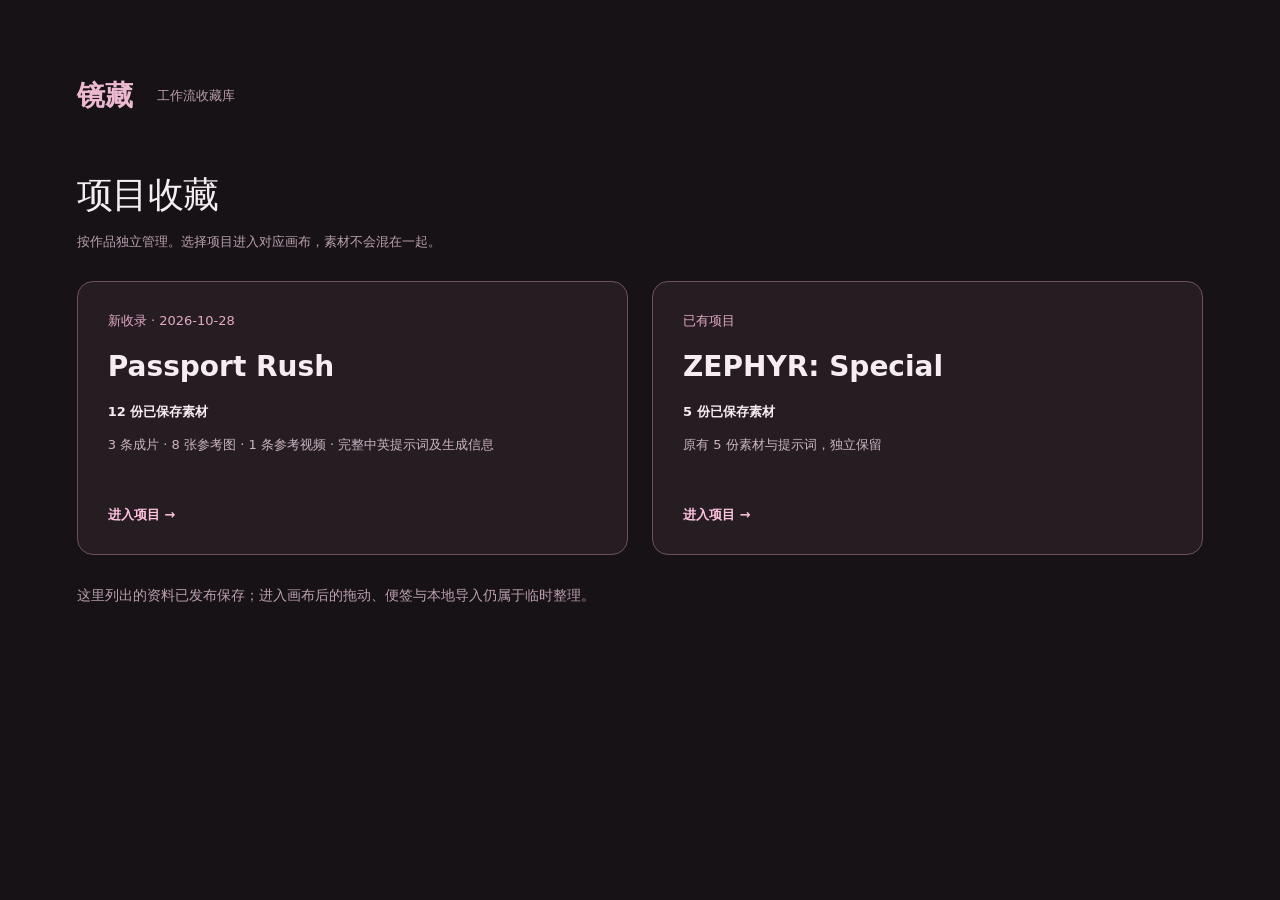
<file: index.html>
<!doctype html><html lang="zh-CN"><head><meta charset="UTF-8"/><meta name="viewport" content="width=device-width, initial-scale=1.0"/><meta name="theme-color" content="#140e12"/><meta name="description" content="镜藏公开静态画布：浏览 ZEPHYR 图片、视频与双语提示词；框选、多选和打组整理仅在本次页面生效，不上传、不保存。"/><title>镜藏 · 公开静态画布</title><link rel="icon" href="./favicon.svg" type="image/svg+xml"/>  <script type="module" crossorigin src="./assets/index-C9nzjNML.js"></script>
  <link rel="stylesheet" crossorigin href="./assets/index-Dx7kfGsw.css">
</head><body><div id="root"></div><noscript>镜藏画布需要 JavaScript。此页面为公开静态预览，不提供上传或保存。</noscript></body></html>
</file>
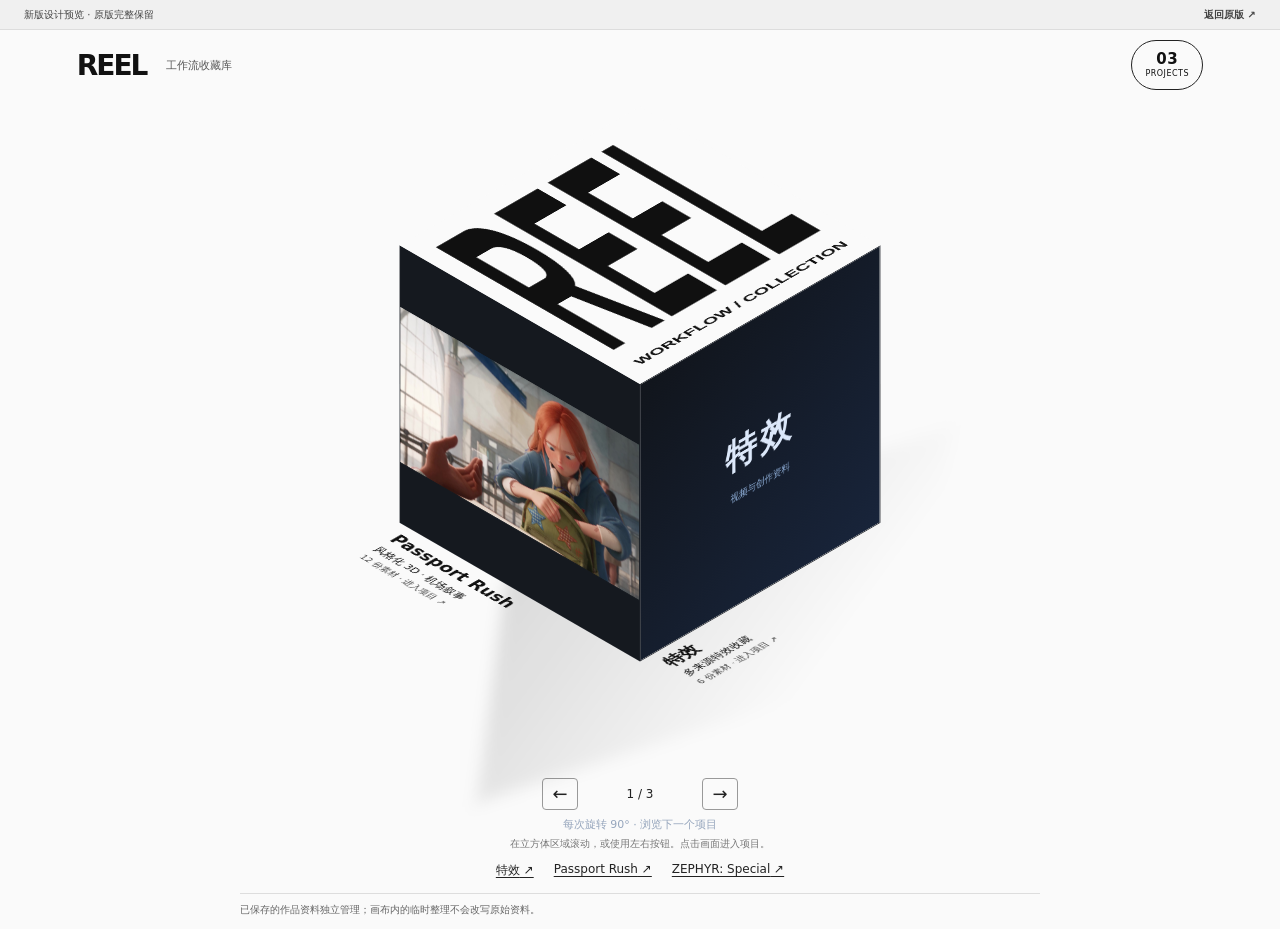
<file: preview/index.html>
<!doctype html><html lang="zh-CN"><head><meta charset="UTF-8"/><meta name="viewport" content="width=device-width, initial-scale=1.0"/><meta name="theme-color" content="#11151c"/><meta name="description" content="REEL黑蓝工作区功能预览；Passport Rush 与 ZEPHYR 独立项目，完整视频、参考图与中英提示词。原版保留。"/><title>REEL · 新版设计预览</title><link rel="icon" href="./favicon.svg" type="image/svg+xml"/>  <script type="module" crossorigin src="./assets/index-BRnQI3wS.js"></script>
  <link rel="stylesheet" crossorigin href="./assets/index-B5h0G3I7.css">
</head><body><div id="root"></div><noscript>REEL画布需要 JavaScript。此页面为公开静态预览，不提供上传或保存。</noscript></body></html>
</file>
<file: assets/index-Dx7kfGsw.css>
:root{--theme-hue:336;--accent:hsl(var(--theme-hue) 78% 79%);--accent-strong:hsl(var(--theme-hue) 85% 68%);--lightningcss-light: ;--lightningcss-dark:initial;--lightningcss-light: ;--lightningcss-dark:initial;color-scheme:dark;--bg:hsl(var(--theme-hue) 14.3% 5.5%);--panel:hsl(var(--theme-hue) 13.6% 8.6%);--line:hsl(var(--theme-hue) 11.4% 17.3%);--text:hsl(var(--theme-hue) 15% 92.2%);--muted:hsl(var(--theme-hue) 7.4% 54.7%);--legacy-accent:hsl(var(--theme-hue) 67.7% 80.6%)}*{box-sizing:border-box}body{background:var(--bg);color:var(--text);margin:0;font-family:Inter,-apple-system,BlinkMacSystemFont,Segoe UI,PingFang SC,Microsoft Yahei,sans-serif;font-size:13px}button,input,select,textarea{font:inherit}button,a,input,textarea,select{-webkit-tap-highlight-color:transparent}button{cursor:pointer}button:disabled{opacity:.45;cursor:wait}button{justify-content:center;align-items:center;gap:7px;display:inline-flex}a{color:inherit;text-decoration:none}button:focus-visible,a:focus-visible{outline:2px solid var(--accent);outline-offset:3px}input:focus,textarea:focus,select:focus{outline:1px solid hsl(var(--theme-hue) 36.4% 66.1%);border-color:hsl(var(--theme-hue) 36.4% 66.1%)}.studio{min-height:100vh;display:flex}.sidebar{background:hsl(var(--theme-hue) 12.8% 7.6%);border-right:1px solid var(--line);z-index:30;flex-direction:column;flex-shrink:0;width:238px;padding:32px 19px 19px;display:flex;position:fixed;inset:0 auto 0 0}.brand{letter-spacing:3px;align-items:center;gap:12px;padding:0 9px;font-size:24px;font-weight:650;display:flex}.brand-mark{border:1px solid hsl(var(--theme-hue) 21.0% 52.4%);background:hsl(var(--theme-hue) 17.9% 15.3%);width:42px;height:42px;color:var(--accent);border-radius:11px;place-items:center;display:grid}.brand small{letter-spacing:2px;color:hsl(var(--theme-hue) 11.8% 60%);margin-top:5px;font-size:8px;font-weight:400;display:block}.private-label{color:hsl(var(--theme-hue) 18.8% 66.7%);letter-spacing:1px;align-items:center;gap:8px;margin:31px 8px 26px;font-size:10px;display:flex}.private-label>span,.top-label>span{background:hsl(var(--theme-hue) 42.0% 74.3%);border-radius:50%;width:5px;height:5px;display:inline-block}.sidebar-section{color:hsl(var(--theme-hue) 10.1% 66.9%);justify-content:space-between;align-items:center;margin:0 9px 12px;font-size:11px;display:flex}.icon-button{color:hsl(var(--theme-hue) 13.7% 70.0%);background:0 0;border:0;border-radius:6px;padding:5px}.icon-button:hover{background:hsl(var(--theme-hue) 18.6% 16.9%);color:#fff}.project-search{color:hsl(var(--theme-hue) 8.2% 52.2%);border:1px solid hsl(var(--theme-hue) 11.6% 16.9%);background:hsl(var(--theme-hue) 14.3% 5.5%);border-radius:7px;align-items:center;gap:8px;padding:9px 10px;display:flex}.project-search input{width:100%;min-width:0;color:hsl(var(--theme-hue) 18.4% 85.1%);background:0 0;border:0;outline:none;font-size:11px}.project-list{flex-direction:column;gap:6px;margin-top:17px;display:flex;overflow:auto}.project-list button{color:hsl(var(--theme-hue) 10.1% 69.0%);text-align:left;background:0 0;border:1px solid #0000;border-radius:8px;justify-content:flex-start;gap:10px;padding:13px 10px;font-size:12px}.project-list button span{text-overflow:ellipsis;white-space:nowrap;flex:1;overflow:hidden}.project-list button>svg:last-child{opacity:.4}.project-list button.active{border-color:hsl(var(--theme-hue) 21.8% 35.1%);background:linear-gradient(100deg,hsl(var(--theme-hue) 19.6% 19.0%),hsl(var(--theme-hue) 16.7% 11.8%));color:hsl(var(--theme-hue) 65.4% 89.8%)}.sidebar-bottom{gap:6px;margin-top:auto;padding-top:25px;display:grid}.sidebar-bottom>button{color:hsl(var(--theme-hue) 9.7% 59.6%);background:0 0;border:0;border-radius:7px;justify-content:flex-start;padding:10px;font-size:11px}.sidebar-bottom>button:hover{background:hsl(var(--theme-hue) 14.7% 13.3%)}.cloud-note{border-top:1px solid var(--line);color:hsl(var(--theme-hue) 12.0% 67.5%);align-items:center;gap:10px;margin-top:14px;padding:20px 10px 3px;font-size:10px;display:flex}.cloud-note small{color:hsl(var(--theme-hue) 7.8% 42.9%);margin-top:5px;font-size:9px;display:block}.main{width:calc(100% - 238px);min-width:0;margin-left:238px}.topbar{border-bottom:1px solid hsl(var(--theme-hue) 13.9% 14.1%);background:hsl(var(--theme-hue) 16.1% 6.1%);justify-content:space-between;align-items:center;height:68px;padding:0 36px;display:flex}.breadcrumb{color:hsl(var(--theme-hue) 7.6% 51.2%);align-items:center;gap:11px;font-size:11px;display:flex}.breadcrumb b{color:hsl(var(--theme-hue) 17.0% 79.2%);font-weight:400}.top-label{color:hsl(var(--theme-hue) 14.4% 60.6%);letter-spacing:1.5px;align-items:center;gap:7px;font-size:8px;display:flex}.mobile-toggle{display:none}.project-heading{justify-content:space-between;align-items:center;gap:25px;padding:34px 36px 25px;display:flex}.eyebrow{letter-spacing:2.2px;color:hsl(var(--theme-hue) 30.3% 65.7%);margin-bottom:12px;font-size:9px}h1{letter-spacing:-.6px;margin:0 0 13px;font-size:31px;font-weight:550}.project-heading p{color:hsl(var(--theme-hue) 9.8% 57.8%);max-width:680px;margin:0;font-size:12px;line-height:1.8}.project-meta{color:hsl(var(--theme-hue) 8.4% 46.7%);align-items:center;gap:11px;margin-top:16px;font-size:10px;display:flex}.project-meta a{color:hsl(var(--theme-hue) 34.8% 72.9%);align-items:center;gap:4px;display:flex}.heading-actions{flex-shrink:0;gap:9px;display:flex}.primary,.subtle{border-radius:7px;padding:10px 15px;font-size:11px;font-weight:500}.primary{border:1px solid hsl(var(--theme-hue) 63.6% 82.7%);background:hsl(var(--theme-hue) 57.8% 78.6%);color:hsl(var(--theme-hue) 29.8% 11.2%);box-shadow:0 2px 14px hsl(var(--theme-hue) 57.8% 78.6% / .055)}.primary:hover{background:hsl(var(--theme-hue) 72.7% 87.1%)}.subtle{border:1px solid hsl(var(--theme-hue) 16.9% 23.1%);background:hsl(var(--theme-hue) 15.8% 11.2%);color:hsl(var(--theme-hue) 25.2% 77.5%)}.subtle:hover{border-color:hsl(var(--theme-hue) 21.7% 49.6%)}.stats{border:1px solid var(--line);background:hsl(var(--theme-hue) 16.3% 8.4%);border-radius:10px;align-items:center;margin:0 36px 26px;padding:17px 23px;display:flex}.stats>div{border-right:1px solid hsl(var(--theme-hue) 12.9% 16.7%);align-items:center;gap:20px;min-width:115px;margin-right:23px;display:flex}.stats>div span{color:hsl(var(--theme-hue) 10.9% 58.6%);font-size:10px}.stats strong{color:hsl(var(--theme-hue) 23.1% 87.3%);font-size:24px;font-weight:400}.stats>div:first-child strong{color:hsl(var(--theme-hue) 61.3% 81.8%)}.stats>p{text-align:right;color:hsl(var(--theme-hue) 11.4% 41.2%);margin:0 0 0 auto;font-size:9px;line-height:1.8}.stats>p b{color:hsl(var(--theme-hue) 17.0% 66.5%);font-weight:400}.canvas-wrap{padding:0 36px 28px}.project-empty-strip{border:1px dashed hsl(var(--theme-hue) 22.7% 25.9%);background:hsl(var(--theme-hue) 21.4% 11.0%);color:hsl(var(--theme-hue) 16.4% 60.6%);border-radius:9px;justify-content:space-between;align-items:center;gap:15px;margin-bottom:14px;padding:16px 20px;font-size:11px;line-height:1.8;display:flex}.project-empty-strip strong{color:hsl(var(--theme-hue) 52.1% 81.2%);margin-right:9px}.project-empty-strip button{color:hsl(var(--theme-hue) 52.1% 81.2%);white-space:nowrap;background:0 0;border:0;font-size:11px}.iwc-stage{height:calc(100dvh - 400px)!important;min-height:390px!important}.welcome{text-align:center;background:radial-gradient(ellipse at 50% 32%,hsl(var(--theme-hue) 28.3% 18.0% / .188),transparent 55%);flex-direction:column;align-items:center;min-height:calc(100vh - 68px);padding:70px 40px;display:flex}.welcome h1{letter-spacing:1px;margin:9px 0 18px;font-size:43px;font-weight:500;line-height:1.4}.welcome p{color:hsl(var(--theme-hue) 12.5% 59.2%);margin:0 0 28px;font-size:12px;line-height:2}.large{padding:13px 21px;font-size:12px}.text-button{color:hsl(var(--theme-hue) 27.1% 64.5%);background:0 0;border:0;padding:12px;font-size:11px}.welcome-foot{color:hsl(var(--theme-hue) 12.2% 38.4%);align-items:center;gap:8px;margin-top:40px;font-size:9px;display:flex}.welcome-art{width:310px;height:150px;margin-bottom:25px;position:relative}.art-card{background:linear-gradient(145deg,hsl(var(--theme-hue) 15.7% 16.3%),hsl(var(--theme-hue) 16.3% 8.4%));border:1px solid hsl(var(--theme-hue) 19.4% 39.4%);width:112px;height:89px;color:hsl(var(--theme-hue) 37.8% 73.5%);z-index:2;border-radius:7px;flex-direction:column;justify-content:center;align-items:center;gap:12px;display:flex;position:absolute;box-shadow:0 10px 40px #0006}.art-card span{letter-spacing:1.5px;color:hsl(var(--theme-hue) 13.9% 52.2%);font-size:6px}.art-card.one{top:25px;left:0;transform:rotate(-8deg)}.art-card.two{z-index:3;border-color:hsl(var(--theme-hue) 26.2% 55.9%);width:135px;height:108px;top:0;left:98px}.art-card.three{top:43px;left:210px;transform:rotate(9deg)}.loading{min-height:60vh;color:hsl(var(--theme-hue) 14.1% 62.5%);justify-content:center;align-items:center;gap:15px;display:flex}.spinner{border:1px solid hsl(var(--theme-hue) 18.7% 24.1%);border-top-color:hsl(var(--theme-hue) 49.1% 78.4%);border-radius:50%;width:18px;height:18px;animation:1s linear infinite spin}@keyframes spin{to{transform:rotate(360deg)}}.muted{color:hsl(var(--theme-hue) 9.6% 51.0%);font-size:11px;line-height:1.7}.sidebar-empty{padding:10px;line-height:2}.alert{border:1px solid hsl(var(--theme-hue) 19.7% 25.9%);background:hsl(var(--theme-hue) 18.8% 13.5%);color:hsl(var(--theme-hue) 48.5% 81.0%);border-radius:6px;margin:15px 36px 0;padding:11px 40px 11px 14px;font-size:11px;line-height:1.7;position:relative}.alert button{color:inherit;background:0 0;border:0;position:absolute;top:10px;right:9px}.alert.error{background:hsl(var(--theme-hue) 27.3% 15.1%);color:#f0b4ba;border-color:#854c51}.hidden{display:none}.drawer-scrim,.modal-scrim{z-index:60;-webkit-backdrop-filter:blur(3px);backdrop-filter:blur(3px);background:#0009;position:fixed;inset:0}.drawer{background:hsl(var(--theme-hue) 15.8% 7.5%);border-left:1px solid hsl(var(--theme-hue) 19.1% 33.9%);width:min(680px,100%);height:100%;position:absolute;top:0;right:0;overflow:auto;box-shadow:-20px 0 80px #0005}.drawer-bar{border-bottom:1px solid hsl(var(--theme-hue) 16.9% 17.5%);color:hsl(var(--theme-hue) 17.0% 68.8%);justify-content:space-between;align-items:center;padding:20px 25px;font-size:11px;display:flex}.drawer-bar h2{color:hsl(var(--theme-hue) 35.4% 87.3%);margin:0;font-size:18px;font-weight:500}.detail-media{background:hsl(var(--theme-hue) 20.0% 2.9%);justify-content:center;align-items:center;min-height:200px;max-height:400px;display:flex}.detail-media img,.detail-media video{object-fit:contain;width:100%;max-height:400px}.detail-media>a{color:hsl(var(--theme-hue) 36.2% 77.3%);align-items:center;gap:10px;padding:70px;display:flex}.missing{height:210px;color:hsl(var(--theme-hue) 14.9% 39.6%);flex-direction:column;justify-content:center;align-items:center;gap:17px;font-size:11px;display:flex}.detail-body{padding:25px}.detail-title{justify-content:space-between;align-items:start;gap:14px;margin-bottom:23px;display:flex}.detail-title h2{margin:0;font-size:23px;font-weight:500;line-height:1.5}.detail-title button{flex-shrink:0}.model-record{border:1px solid hsl(var(--theme-hue) 20.7% 23.7%);background:hsl(var(--theme-hue) 22.2% 10.6%);border-radius:8px;flex-direction:column;gap:10px;padding:16px;display:flex}.model-record>span{color:hsl(var(--theme-hue) 17.8% 57.1%);font-size:10px}.model-record b{color:hsl(var(--theme-hue) 56.1% 83.9%);font-size:15px;font-weight:500}.model-record small{color:hsl(var(--theme-hue) 13.0% 43.7%);font-size:10px}.detail-section{margin-top:28px}.detail-section h3{color:hsl(var(--theme-hue) 25.3% 80.6%);margin:0 0 15px;font-size:12px;font-weight:500}.detail-section h3 span{color:hsl(var(--theme-hue) 15.3% 42.2%);margin-left:8px}.missing-text{color:hsl(var(--theme-hue) 11.0% 42.7%);border:1px dashed hsl(var(--theme-hue) 17.2% 19.4%);border-radius:6px;padding:15px;font-size:11px}.reference-grid{grid-template-columns:repeat(3,1fr);gap:10px;display:grid}.reference-grid button{background:hsl(var(--theme-hue) 20.8% 10.4%);border:1px solid hsl(var(--theme-hue) 20.0% 23.5%);color:hsl(var(--theme-hue) 17.8% 64.7%);border-radius:6px;flex-direction:column;padding:0;font-size:10px;display:flex;overflow:hidden}.reference-grid img{object-fit:cover;width:100%;height:90px}.reference-grid span{padding:8px}.prompt-block{border:1px solid hsl(var(--theme-hue) 17.9% 18.6%);background:hsl(var(--theme-hue) 20.0% 5.9%);border-radius:7px;margin-bottom:10px;padding:16px}.prompt-block label{letter-spacing:1px;color:hsl(var(--theme-hue) 16.9% 54.7%);font-size:9px}.prompt-block p{color:hsl(var(--theme-hue) 19.2% 80.6%);white-space:pre-wrap;overflow-wrap:anywhere;margin:11px 0 0;font-size:12px;line-height:1.9}.prompt-block.zh{background:hsl(var(--theme-hue) 22.0% 11.6%);border-color:hsl(var(--theme-hue) 24.2% 25.9%)}.prompt-block.zh p{color:hsl(var(--theme-hue) 33.3% 75.9%)}.stale{letter-spacing:0;margin-left:6px;font-size:10px;font-weight:400;color:#ebba7e!important}.source-link{color:hsl(var(--theme-hue) 38.2% 73.3%);gap:5px;font-size:11px;display:inline-flex}.note-text{white-space:pre-wrap;overflow-wrap:anywhere;color:hsl(var(--theme-hue) 17.3% 64.9%);font-size:12px;line-height:1.9}.detail-footer{border-top:1px solid hsl(var(--theme-hue) 19.1% 17.5%);justify-content:space-between;align-items:center;margin-top:25px;padding-top:20px;display:flex}.danger{color:#c78693;background:0 0;border:0;padding:8px 0;font-size:10px}.detail-footer a{color:hsl(var(--theme-hue) 22.2% 64.7%);gap:5px;font-size:10px;display:flex}.modal-scrim{justify-content:center;align-items:center;padding:25px;display:flex}.modal{background:hsl(var(--theme-hue) 18.2% 8.6%);border:1px solid hsl(var(--theme-hue) 18.4% 34.1%);border-radius:13px;width:530px;max-width:100%;max-height:90dvh;overflow:auto;box-shadow:0 30px 100px #0008}.modal form{padding:22px 25px}.modal form>label,.form-row>label{color:hsl(var(--theme-hue) 18.1% 66.5%);flex-direction:column;gap:8px;margin-bottom:19px;font-size:11px;display:flex}.modal input:not([type=checkbox]):not([type=file]),.modal textarea,.modal select{border:1px solid hsl(var(--theme-hue) 19.0% 23.7%);background:hsl(var(--theme-hue) 20.0% 5.9%);width:100%;color:hsl(var(--theme-hue) 28.0% 85.3%);border-radius:6px;padding:11px 12px;font-size:12px;line-height:1.7}.modal textarea{resize:vertical}.modal .form-row{gap:15px;display:flex}.form-row>label{flex:1;min-width:0}.form-hint{color:hsl(var(--theme-hue) 13.4% 45.3%);margin:0 0 18px;font-size:10px;line-height:1.8}.form-actions{border-top:1px solid hsl(var(--theme-hue) 19.1% 17.5%);justify-content:flex-end;align-items:center;gap:9px;margin-top:23px;padding-top:19px;display:flex}.form-actions .danger{margin-right:auto}.asset-modal{width:680px}.upload-zone{border:1px dashed hsl(var(--theme-hue) 19.8% 39.6%);background:hsl(var(--theme-hue) 22.9% 13.7%);cursor:pointer;border-radius:7px;justify-content:center;align-items:center;padding:20px;position:relative;flex-direction:row!important;gap:15px!important;display:flex!important}.upload-zone input{opacity:0;cursor:pointer;width:100%;position:absolute;inset:0}.upload-zone small{color:hsl(var(--theme-hue) 14.9% 52.5%);margin-top:5px;font-size:9px;display:block}.reference-options{border:1px solid hsl(var(--theme-hue) 18.1% 20.6%);border-radius:6px;flex-wrap:wrap;gap:12px;margin-bottom:20px;padding:14px;display:flex}.reference-options label{color:hsl(var(--theme-hue) 22.7% 68.0%);align-items:center;gap:6px;font-size:11px;display:flex}.reference-options input{accent-color:hsl(var(--theme-hue) 44.9% 72.9%)}.help-content{padding:10px 26px 26px}.help-content h3{color:hsl(var(--theme-hue) 45.6% 79.8%);margin:24px 0 10px;font-size:13px;font-weight:500}.help-content p{color:hsl(var(--theme-hue) 14.3% 60.2%);font-size:12px;line-height:1.9}.help-modal{width:600px}@media (width>=1500px){.stats>div{min-width:140px}}@media (width<=1200px){.stats>div{gap:14px;min-width:90px;margin-right:17px}.stats>p{display:none}.project-heading{align-items:flex-start}.heading-actions{flex-direction:column}.sidebar{width:210px;padding:28px 14px 18px}.main{width:calc(100% - 210px);margin-left:210px}}@media (width<=900px){.sidebar{width:190px}.main{width:calc(100% - 190px);margin-left:190px}.topbar{padding:0 23px}.project-heading{padding:25px 22px}.canvas-wrap{padding:0 22px 25px}.stats{margin:0 22px 22px;padding:15px}.stats>div{gap:9px;min-width:65px;margin-right:12px}.stats strong{font-size:20px}.stats>div:last-of-type{border:0;margin:0}.project-heading h1{font-size:25px}.alert{margin:12px 22px 0}.top-label{display:none}}@media (width<=700px){.sidebar{width:238px;transform:translate(-100%);box-shadow:15px 0 60px #0008}.sidebar.mobile-open{top:60px;transform:translate(0)}.main{width:100%;margin:0}.topbar{height:60px;padding:0 16px}.mobile-toggle{display:flex}.project-heading{flex-wrap:wrap;gap:12px;padding:24px 17px}.heading-actions{flex-direction:row}.project-heading h1{font-size:26px}.stats{justify-content:space-between;margin:0 17px 18px;padding:14px 12px}.stats>div{flex-direction:column;gap:7px;min-width:0;margin-right:0;padding-right:17px}.stats>div:last-of-type{padding:0}.stats>div span{font-size:9px}.canvas-wrap{padding:0 12px 20px}.project-empty-strip{flex-direction:column;align-items:flex-start;padding:12px}.iwc-stage{height:55dvh!important;min-height:340px!important}.welcome{padding:50px 20px}.welcome h1{font-size:36px}.welcome p{font-size:11px}.welcome-art{margin-bottom:4px;transform:scale(.85)}.alert{margin:12px 16px 0}.modal-scrim{padding:12px}.modal{max-height:94dvh}.modal form{padding:19px}.modal .form-row{gap:10px}.drawer-bar{padding:17px 19px}.detail-body{padding:20px}.reference-grid{grid-template-columns:repeat(2,1fr)}}.iwc-note-text{color:hsl(var(--theme-hue) 47.0% 83.7%);white-space:pre-wrap;background:linear-gradient(130deg,hsl(var(--theme-hue) 20.4% 19.2%),hsl(var(--theme-hue) 17.1% 13.7%));text-align:left;width:100%;height:135px;padding:20px;font-size:13px;line-height:1.8;overflow:hidden}.iwc-link{pointer-events:none;z-index:0;position:absolute;overflow:visible}.iwc-link line{stroke:hsl(var(--theme-hue) 38.4% 68.8%);stroke-width:2px;stroke-dasharray:6 5;opacity:.5}.note-preview{white-space:pre-wrap;overflow-wrap:anywhere;width:100%;color:hsl(var(--theme-hue) 45.5% 82.7%);background:linear-gradient(130deg,hsl(var(--theme-hue) 22.6% 18.2%),hsl(var(--theme-hue) 15.8% 11.2%));max-height:400px;padding:35px;font-size:18px;line-height:1.9;overflow:auto}.personal-note-info{color:hsl(var(--theme-hue) 27.7% 65.3%);flex-direction:column;gap:20px;font-size:12px;display:flex}.personal-note-info b{font-weight:400}.add-note{margin-bottom:20px}.research-plan{border:1px solid hsl(var(--theme-hue) 16.5% 22.5%);background:hsl(var(--theme-hue) 19.1% 9.2%);border-radius:8px;margin-bottom:16px;padding:15px 19px}.research-plan summary{cursor:pointer;color:hsl(var(--theme-hue) 33.9% 75.1%);font-size:12px}.research-plan summary span{color:hsl(var(--theme-hue) 10.0% 48.8%);margin-left:15px;font-size:10px}.research-plan>p,.research-plan footer{color:hsl(var(--theme-hue) 12.1% 53.1%);font-size:10px;line-height:1.8}.research-plan>div{grid-template-columns:repeat(2,1fr);gap:10px;margin:15px 0;display:grid}.research-plan article{border:1px solid hsl(var(--theme-hue) 21.7% 18.0%);border-radius:6px;padding:12px}.research-plan article b{color:hsl(var(--theme-hue) 19.5% 68.8%);font-size:11px;font-weight:500;display:block}.research-plan article small{color:hsl(var(--theme-hue) 11.8% 44.9%);margin-top:7px;font-size:10px;display:block}.research-plan footer{border-top:1px solid hsl(var(--theme-hue) 21.7% 18.0%);padding-top:12px}.iwc-group-frame{border:1px solid hsl(var(--theme-hue) 4.5% 26.3%);background:#303033;border-radius:7px}.iwc-group-frame>.iwc-legacy-title{color:hsl(var(--theme-hue) 5.8% 62.9%);letter-spacing:0;font-size:13px;font-weight:400;top:-28px;left:0}.iwc-stage{background-color:hsl(var(--theme-hue) 7.4% 10.6%)!important;background-image:radial-gradient(hsl(var(--theme-hue) 7.0% 22.4%) .7px,transparent .7px)!important}.iwc-card{border-color:hsl(var(--theme-hue) 6.6% 26.9%);background:hsl(var(--theme-hue) 9.3% 14.7%);border-radius:4px;box-shadow:0 3px 10px #0003}.iwc-card-copy{background:hsl(var(--theme-hue) 9.3% 14.7%)}.demo-link{color:hsl(var(--theme-hue) 29.4% 66.7%);align-items:center;gap:7px;margin:14px;font-size:11px;display:inline-flex}.demo-page{background:hsl(var(--theme-hue) 13.5% 7.3%);min-height:100vh}.demo-top{border-bottom:1px solid hsl(var(--theme-hue) 12.1% 17.8%);justify-content:space-between;align-items:center;height:86px;padding:0 36px;display:flex}.demo-heading{justify-content:space-between;align-items:center;padding:27px 38px 19px;display:flex}.demo-heading h1{font-size:30px}.demo-heading p{color:hsl(var(--theme-hue) 11.8% 60%);margin:0;font-size:12px}.demo-heading>span{color:hsl(var(--theme-hue) 35.3% 72.7%);background:hsl(var(--theme-hue) 19.1% 17.5%);border:1px solid hsl(var(--theme-hue) 19.1% 33.9%);border-radius:5px;padding:7px 11px;font-size:10px}.demo-disclaimer{color:hsl(var(--theme-hue) 18.7% 62.4%);border:1px solid hsl(var(--theme-hue) 23.1% 25.5%);background:hsl(var(--theme-hue) 20.0% 11.8%);border-radius:7px;margin:0 36px 20px;padding:12px 17px;font-size:10px;line-height:1.9}.demo-disclaimer b{color:hsl(var(--theme-hue) 41.3% 78.6%);font-weight:400;display:block}.demo-canvas{padding:0 24px 24px}.demo-canvas .iwc-stage{height:calc(100vh - 370px)!important;min-height:450px!important}.demo-canvas .iwc-footer>small{display:none}.demo-canvas .iwc-toolbar{background:hsl(var(--theme-hue) 12.5% 12.5%)}.demo-canvas .iwc{border-radius:9px}@media (width<=700px){.demo-top{height:75px;padding:0 15px}.demo-top .brand{font-size:21px}.demo-heading{gap:15px;padding:23px 18px}.demo-heading h1{font-size:24px}.demo-disclaimer{margin:0 16px 15px}.demo-canvas{padding:0 10px 15px}.demo-canvas .iwc-stage{height:60vh!important}.demo-heading>span{white-space:nowrap;font-size:8px}}.media-detail{border:1px solid hsl(var(--theme-hue) 6.8% 29.0%);background:hsl(var(--theme-hue) 10.2% 9.6%);border-radius:16px;width:min(1040px,94vw);height:auto;max-height:94dvh;padding:0 24px 25px;top:3dvh;left:50%;right:auto;transform:translate(-50%)}.media-detail .drawer-bar{color:hsl(var(--theme-hue) 9.4% 68.8%);border:0;padding:18px 0}.media-detail .detail-media{border:1px solid hsl(var(--theme-hue) 9.7% 36.5%);background:hsl(var(--theme-hue) 22.2% 3.5%);border-radius:14px;max-height:none;overflow:hidden}.media-detail .detail-media video{aspect-ratio:16/9;object-fit:contain;width:100%;max-height:56vh}.media-detail .detail-body{border:1px solid hsl(var(--theme-hue) 9.7% 24.3%);background:hsl(var(--theme-hue) 7.9% 14.9%);border-radius:18px;flex-direction:column;margin-top:17px;padding:23px;display:flex}.media-detail .detail-title,.media-detail .detail-body>h2{order:0;margin:0 0 17px;font-size:16px}.media-detail .model-record{border:0;border-top:1px solid hsl(var(--theme-hue) 10.3% 26.7%);background:0 0;border-radius:0;flex-flow:wrap;order:4;align-items:center;gap:15px;margin:16px 0 0;padding:16px 0 0;display:flex}.media-detail .model-record>span{font-size:10px}.media-detail .model-record b{font-size:13px}.media-detail .model-record small{flex-basis:100%}.media-detail .detail-section{margin-top:0}:is(.media-detail .detail-section:has(.reference-grid),.media-detail .detail-section:has(.missing-text),.media-detail .detail-section:has(.demo-ref-placeholders)){order:1;margin-bottom:18px}.media-detail .detail-section:has(.prompt-block){order:2}.media-detail .detail-section:has(.note-text){order:5;margin-top:20px}.media-detail .detail-footer{order:7}.media-detail .reference-grid{gap:12px;display:flex;overflow:auto}.media-detail .reference-grid button{width:90px;min-width:90px}.media-detail .reference-grid img{height:77px}.media-detail .prompt-block{background:0 0;border:0;border-radius:0;padding:12px 0}.media-detail .prompt-block p{color:hsl(var(--theme-hue) 21.2% 87.1%);font-size:14px;line-height:2}.media-detail .prompt-block.zh{border-top:1px solid hsl(var(--theme-hue) 14.1% 25.1%)}.media-detail .detail-body>.muted{order:8;margin:15px 0 0}.media-detail .detail-body>.source-link{order:9;margin-top:10px}.demo-ref-placeholders{gap:12px;display:flex}.demo-ref-placeholders>div{border:1px dashed hsl(var(--theme-hue) 14.4% 36.7%);background:hsl(var(--theme-hue) 11.6% 16.9%);width:80px;height:78px;color:hsl(var(--theme-hue) 15.4% 55.5%);border-radius:9px;place-items:center;font-size:9px;display:grid;position:relative}.demo-ref-placeholders b{background:hsl(var(--theme-hue) 15.6% 25.1%);border-radius:50%;place-items:center;width:17px;height:17px;font-weight:400;display:grid;position:absolute;top:6px;left:6px}@media (width<=700px){.media-detail{width:96vw;max-height:96dvh;padding:0 12px 15px;top:2dvh}.media-detail .detail-body{padding:16px}.media-detail .detail-media video{max-height:45vh}.media-detail .prompt-block p{font-size:12px}}.translation-card{border:1px solid hsl(var(--theme-hue) 18.5% 31.8%);background:hsl(var(--theme-hue) 18.1% 16.3%);color:hsl(var(--theme-hue) 28.3% 82.0%);border-radius:12px;margin:8px 0 15px;overflow:hidden}.translation-card>summary{cursor:pointer;color:hsl(var(--theme-hue) 57.3% 85.3%);background:hsl(var(--theme-hue) 17.2% 19.4%);padding:15px 18px;font-size:12px}.translation-card summary span{color:hsl(var(--theme-hue) 21.5% 62.5%);margin-left:10px;font-size:9px}.translation-body{padding:8px 18px 17px}.translation-text{white-space:pre-wrap;overflow-wrap:anywhere;color:hsl(var(--theme-hue) 32.3% 87.8%);margin:12px 0;font-size:14px;line-height:2}.copy-prompt{border:1px solid hsl(var(--theme-hue) 16.7% 37.6%);background:hsl(var(--theme-hue) 17.2% 19.4%);color:hsl(var(--theme-hue) 34.4% 74.9%);border-radius:5px;padding:5px 9px;font-size:10px}.english-original{border-top:1px solid hsl(var(--theme-hue) 18.2% 30.2%);margin-top:17px;padding-top:13px}.english-original>summary{color:hsl(var(--theme-hue) 22.0% 64.3%);cursor:pointer;font-size:11px}.english-original .translation-text{color:hsl(var(--theme-hue) 14.1% 69.4%);font-size:12px}.copy-status{color:hsl(var(--theme-hue) 32.7% 77.8%);margin-top:10px;font-size:10px;display:block}.media-detail .detail-section:has(.translation-card){order:2}.iwc-groups{min-height:42px}.inline-error{background:hsl(var(--theme-hue) 26.4% 20.8%);color:#f1bfca;border:1px solid #a36a75;border-radius:7px;margin-bottom:17px;padding:12px 14px;font-size:12px;line-height:1.8}.back-detail{background:hsl(var(--theme-hue) 17.2% 17.1%);border:1px solid hsl(var(--theme-hue) 19.3% 31.6%);color:hsl(var(--theme-hue) 40.7% 76.9%);border-radius:5px;margin-right:12px;padding:5px 8px;font-size:10px}.related-notes{order:6;margin-top:23px}.related-notes h3{color:hsl(var(--theme-hue) 28.9% 70.2%);font-size:12px;font-weight:500}.related-notes>button{text-align:left;border:1px solid hsl(var(--theme-hue) 20.0% 25.5%);background:hsl(var(--theme-hue) 19.4% 14.1%);width:100%;color:hsl(var(--theme-hue) 34.0% 79.8%);border-radius:7px;justify-content:space-between;margin:5px 0;padding:11px}.related-notes small,.related-notes p{color:hsl(var(--theme-hue) 14.8% 57.6%);font-size:10px}.alert .retry-save{border:1px solid hsl(var(--theme-hue) 17.7% 51.4%);color:hsl(var(--theme-hue) 56.2% 85.7%);border-radius:4px;margin:0 12px;padding:3px 8px;position:static}.media-detail .reference-evidence{order:1;margin:0 0 18px}.evidence-grid{grid-template-columns:repeat(2,minmax(0,1fr));gap:10px;display:grid}.evidence-grid>button{text-align:left;border:1px solid hsl(var(--theme-hue) 18% 27%);background:hsl(var(--theme-hue) 15% 13%);color:var(--text);border-radius:8px;justify-content:flex-start;align-items:flex-start;gap:11px;padding:10px}.evidence-grid img{object-fit:cover;border-radius:5px;width:75px;height:68px}.evidence-grid button>div{min-width:0}.evidence-grid b{font-size:11px;font-weight:500;display:block}.evidence-status{color:#dfbd86;margin-top:7px;font-size:9px;display:block}.evidence-status.confirmed{color:#93c4ba}.evidence-status.context{color:#94a5bd}.evidence-grid p{color:var(--muted);margin:8px 0 0;font-size:10px;line-height:1.7}.evidence-editor{margin-bottom:19px}.evidence-editor>label{color:var(--accent);font-size:11px}.evidence-editor>div{border:1px solid var(--line);border-radius:7px;margin-top:9px;padding:12px}.evidence-editor label{color:var(--muted);align-items:center;gap:10px;margin-bottom:8px;font-size:11px;display:flex}.evidence-editor select{max-width:180px;margin-left:auto}@media (width<=700px){.evidence-grid{grid-template-columns:1fr}}.prompt-reading-tools{flex-wrap:wrap;align-items:center;gap:8px;margin-top:10px;display:flex}.prompt-reading-tools small{color:var(--muted);font-size:9px}.translation-text.compact-text{overscroll-behavior:contain;scrollbar-width:thin;scrollbar-color:var(--accent) transparent;max-height:360px;padding-right:12px;overflow:auto}.translation-text.full-text{max-height:none}.translation-text:focus-visible{outline:1px solid var(--accent);outline-offset:5px;border-radius:3px}.english-original>button{margin-top:12px}.media-detail .add-note{order:0;align-self:flex-end;margin:0 0 18px}.drawer-bar{background:var(--panel);z-index:3;position:sticky;top:0}.media-detail .drawer-bar{background:var(--panel)}.studio:has(.canvas-wrap) .main{width:100%;height:100dvh;margin-left:0;overflow:hidden}.studio:has(.canvas-wrap) .sidebar{z-index:45;transition:transform .18s;top:48px;transform:translate(-100%);box-shadow:12px 0 50px #0006}.studio:has(.canvas-wrap) .sidebar.mobile-open{transform:translate(0)}.studio:has(.canvas-wrap) .mobile-toggle{display:inline-flex}.studio:has(.canvas-wrap) .topbar{border-bottom-color:hsl(var(--theme-hue) 8% 15%);height:48px;padding:0 18px}.studio:has(.canvas-wrap) .project-heading{align-items:center;gap:15px;height:68px;padding:12px 20px}.studio:has(.canvas-wrap) .project-heading h1{letter-spacing:0;margin:0;font-size:18px}.studio:has(.canvas-wrap) .project-heading .eyebrow{display:none}.studio:has(.canvas-wrap) .project-heading p{display:none}.studio:has(.canvas-wrap) .project-meta{display:none}.studio:has(.canvas-wrap) .stats{display:none}.studio:has(.canvas-wrap) .heading-actions{flex-direction:row;gap:7px}.studio:has(.canvas-wrap) .heading-actions button{padding:8px 11px;font-size:10px}.studio:has(.canvas-wrap) .canvas-wrap{height:calc(100dvh - 116px);padding:0;position:relative}.studio:has(.canvas-wrap) .iwc{background:0 0;border:0;border-radius:0;height:100%}.studio:has(.canvas-wrap) .iwc-stage{max-height:none;background-color:#14171b!important;background-image:radial-gradient(hsl(var(--theme-hue) 9% 25% / .35) .6px,transparent .6px)!important;height:100%!important;min-height:0!important}.studio:has(.canvas-wrap) .iwc-toolbar{z-index:4;pointer-events:none;background:0 0;border:0;border-radius:9px;padding:0;position:absolute;top:12px;left:18px;right:18px}.studio:has(.canvas-wrap) .iwc-title{display:none}.studio:has(.canvas-wrap) .iwc-search{pointer-events:auto;background:hsl(var(--theme-hue) 15% 10% / .94);border-color:hsl(var(--theme-hue) 12% 25%);-webkit-backdrop-filter:blur(10px);backdrop-filter:blur(10px);flex:1;max-width:320px}.studio:has(.canvas-wrap) .iwc-groups{z-index:4;pointer-events:none;background:0 0;border:0;min-height:0;padding:0;position:absolute;top:65px;left:18px;right:18px}.studio:has(.canvas-wrap) .iwc-groups button{pointer-events:auto;background:hsl(var(--theme-hue) 13% 14% / .9);border-color:hsl(var(--theme-hue) 12% 24%);padding:6px 9px;font-size:10px}.studio:has(.canvas-wrap) .iwc-groups small{display:none}.studio:has(.canvas-wrap) .iwc-group-frame{background:hsl(var(--theme-hue) 16% 22% / .36);border-color:hsl(var(--theme-hue) 20% 40% / .18);border-radius:5px}.studio:has(.canvas-wrap) .iwc-footer{z-index:5;border:1px solid hsl(var(--theme-hue) 10% 27%);background:hsl(var(--theme-hue) 12% 12% / .92);-webkit-backdrop-filter:blur(14px);backdrop-filter:blur(14px);border-radius:12px;padding:9px 12px;position:absolute;bottom:16px;left:18px;right:18px;box-shadow:0 8px 28px #0004}.studio:has(.canvas-wrap) .project-empty-strip{z-index:5;background:hsl(var(--theme-hue) 14% 14% / .9);max-width:690px;padding:12px;position:absolute;top:113px;left:18px;right:18px}.studio:has(.canvas-wrap)>.main>.alert{z-index:55;width:min(720px,90vw);margin:0;position:fixed;top:55px;left:50%;transform:translate(-50%);box-shadow:0 10px 30px #0005}.switching-notice{z-index:55;background:var(--panel);color:var(--accent);border:1px solid var(--line);border-radius:7px;padding:8px 15px;font-size:11px;position:fixed;top:53px;left:50%;transform:translate(-50%);box-shadow:0 10px 30px #0004}.canvas-wrap[aria-busy=true]{cursor:wait}.canvas-wrap[aria-busy=true] .iwc{opacity:.75}@media (width<=700px){.studio:has(.canvas-wrap) .project-heading{flex-wrap:nowrap;height:62px;padding:10px 12px}.studio:has(.canvas-wrap) .project-heading h1{white-space:nowrap;text-overflow:ellipsis;max-width:38vw;font-size:15px;overflow:hidden}.studio:has(.canvas-wrap) .heading-actions{gap:4px}.studio:has(.canvas-wrap) .heading-actions button{padding:7px;font-size:9px}.studio:has(.canvas-wrap) .heading-actions button:first-child{display:none}.studio:has(.canvas-wrap) .canvas-wrap{height:calc(100dvh - 110px)}.studio:has(.canvas-wrap) .iwc-toolbar{left:10px;right:10px}.studio:has(.canvas-wrap) .iwc-groups{gap:5px;left:10px;right:10px}.studio:has(.canvas-wrap) .iwc-footer{padding:7px;bottom:10px;left:10px;right:10px}.studio:has(.canvas-wrap) .iwc-help{display:none}.studio:has(.canvas-wrap) .project-empty-strip{top:120px;left:10px;right:10px}.studio:has(.canvas-wrap) .iwc-groups button{padding:5px 7px;font-size:9px}}.preview-banner{color:#efd5e3;background:#241720;border-bottom:1px solid #523042;align-items:center;gap:10px;margin:0;padding:10px 26px;font-size:12px;line-height:1.6;display:flex}.preview-banner b{white-space:nowrap;color:#f4acd2}.preview-banner span{color:#c6acba}.readonly-control{opacity:.48;cursor:not-allowed!important}.studio:has(.canvas-wrap) .canvas-wrap{height:calc(100dvh - 149px)}.top-label span,.private-label span{background:var(--accent)}.public-help{white-space:normal}.public-help h3{color:var(--accent)}@media (width<=700px){.preview-banner{align-items:flex-start;gap:7px;padding:8px 12px;font-size:10px}.preview-banner span{line-height:1.5}.studio:has(.canvas-wrap) .canvas-wrap{height:calc(100dvh - 156px)}.public-heading-actions .subtle{display:none!important}.public-heading-actions .primary{font-size:10px}}.project-list a{color:inherit;border-radius:8px;align-items:center;gap:10px;padding:12px 14px;text-decoration:none;display:flex}.project-list a span{flex:1}.project-list a.active{color:#90baff;background:#4b87ff24}.generation-fields{gap:0;margin:12px 0;display:grid}.generation-fields>div{border-bottom:1px solid #ffffff14;grid-template-columns:minmax(100px,1fr) 2fr;gap:16px;padding:10px 0;display:grid}.generation-fields dt{color:#91a1ba}.generation-fields dd{white-space:pre-wrap;overflow-wrap:anywhere;margin:0}.reference-grid video{object-fit:cover;pointer-events:none;width:100%;height:100%;max-height:130px}.evidence-list video{object-fit:cover;pointer-events:none;width:72px;height:56px}.project-directory{color:#f5edf2;background:#171216;min-height:100vh;padding:clamp(24px,6vw,80px);font-family:Inter,system-ui,sans-serif}.project-directory header{align-items:center;gap:24px;margin-bottom:56px;display:flex}.project-directory header a{color:#edb9d1;font-size:28px;font-weight:700;text-decoration:none}.project-directory header span,.project-directory>p{color:#bb9faf}.project-directory h1{font-size:36px}.project-directory-grid{grid-template-columns:repeat(auto-fit,minmax(260px,1fr));gap:24px;max-width:1150px;margin-top:30px;display:grid}.project-directory-card{color:inherit;background:#261d23;border:1px solid #705060;border-radius:16px;padding:30px;text-decoration:none}.project-directory-card:hover,.project-directory-card:focus{background:#39262f;outline:2px solid #d597b7}.project-directory-card>span{color:#e4a8c4;font-size:13px}.project-directory-card h2{margin:20px 0;font-size:28px}.project-directory-card p{color:#cab5c1;min-height:48px;line-height:1.7}.project-directory-card b{color:#ffc2df;margin-top:24px;display:block}.directory-note{margin-top:32px;font-size:14px}.project-switch{border-bottom:1px solid #523b47;flex-wrap:wrap;gap:10px;padding:16px 24px;display:flex}.project-switch a{color:#e4c7d7;border:1px solid #765265;border-radius:9px;padding:10px 14px;text-decoration:none}.project-switch a[aria-current=page]{color:#fff;background:#70445b;font-weight:700}.breadcrumb-projects{color:inherit;cursor:pointer;border-radius:7px;align-items:center;gap:12px;margin-left:-10px;padding:8px 10px;text-decoration:none;display:inline-flex}.breadcrumb-projects:hover,.breadcrumb-projects:focus-visible{color:#ffe2ef;background:#50313f;outline:1px solid #bd83a1}.breadcrumb-projects svg{pointer-events:none}.iwc{--iwc-accent:hsl(var(--theme-hue) 69.0% 77.3%);background:hsl(var(--theme-hue) 10.0% 7.8%);border:1px solid hsl(var(--theme-hue) 8.6% 20.6%);color:hsl(var(--theme-hue) 20.9% 91.6%);border-radius:14px;font-family:inherit;position:relative;overflow:hidden}.iwc button,.iwc input{font:inherit}.iwc button{cursor:pointer}.iwc button:focus-visible,.iwc input:focus-visible{outline:2px solid var(--iwc-accent);outline-offset:-2px}.iwc-toolbar{background:hsl(var(--theme-hue) 10.7% 11.0%);border-bottom:1px solid #ffffff0c;justify-content:space-between;align-items:center;gap:20px;padding:18px 20px;display:flex}.iwc-title{gap:6px;display:grid}.iwc-title strong{font-size:15px;font-weight:600}.iwc-title strong span{background:hsl(var(--theme-hue) 18.4% 19.2%);color:hsl(var(--theme-hue) 66.3% 82.5%);border-radius:5px;margin-left:8px;padding:3px 7px;font-size:11px}.iwc-title small,.iwc-groups small,.iwc-footer small{color:hsl(var(--theme-hue) 8.3% 57.3%);font-size:10px}.iwc-search{border:1px solid hsl(var(--theme-hue) 14.0% 23.7%);background:hsl(var(--theme-hue) 14.3% 6.9%);border-radius:8px;flex:1;align-items:center;gap:9px;max-width:370px;padding:7px 9px;display:flex}.iwc-search input{width:100%;min-width:0;color:hsl(var(--theme-hue) 20.9% 91.6%);background:0 0;border:0;outline:none;font-size:12px}.iwc-search>span{color:hsl(var(--theme-hue) 21.3% 64.1%);font-size:23px}.iwc-search button{color:hsl(var(--theme-hue) 50.9% 79.2%);white-space:nowrap;background:0 0;border:0;padding:5px;font-size:10px}.iwc-search button:disabled{opacity:.4;cursor:default}.iwc-groups{background:hsl(var(--theme-hue) 12.5% 9.4%);border-bottom:1px solid #ffffff0a;flex-wrap:wrap;align-items:center;gap:7px;padding:10px 20px;display:flex}.iwc-groups button{border:1px solid hsl(var(--theme-hue) 15% 22.2%);color:hsl(var(--theme-hue) 16.5% 77.5%);background:hsl(var(--theme-hue) 13.4% 13.1%);border-radius:6px;padding:6px 10px;font-size:11px}.iwc-groups button:hover{border-color:hsl(var(--theme-hue) 38.6% 65.5%);color:#fff}.iwc-groups button span{color:hsl(var(--theme-hue) 19.6% 62.0%);margin-left:8px;font-size:10px}.iwc-groups small{margin-left:auto}.iwc-stage{touch-action:none;-webkit-user-select:none;user-select:none;cursor:grab;background-color:hsl(var(--theme-hue) 12.5% 6.3%);background-image:radial-gradient(hsl(var(--theme-hue) 12.3% 28.6%) 1px,transparent 1px);height:650px;min-height:360px;max-height:78dvh;position:relative;overflow:hidden}.iwc-stage:active{cursor:grabbing}.iwc-world{transform-origin:0 0;will-change:transform;position:absolute;top:0;left:0}.iwc-group-frame{border:1px solid hsl(var(--theme-hue) 13.6% 39.0% / .259);background:hsl(var(--theme-hue) 13.8% 12.7% / .11);pointer-events:none;border-radius:16px;position:absolute}.iwc-group-frame>.iwc-legacy-title{letter-spacing:1px;color:hsl(var(--theme-hue) 52.6% 81.0%);font-size:14px;font-weight:600;position:absolute;top:16px;left:17px}.iwc-group-frame b{color:hsl(var(--theme-hue) 19.4% 60.6%);margin-left:9px;font-size:11px;font-weight:400}.iwc-card{border:1px solid hsl(var(--theme-hue) 13.3% 29.4%);text-align:left;background:hsl(var(--theme-hue) 14.8% 12.0%);color:hsl(var(--theme-hue) 28.6% 91.8%);touch-action:none;border-radius:10px;padding:0;transition:border-color .15s,opacity .15s;position:absolute;overflow:hidden;box-shadow:0 8px 24px #0005}.iwc-card:hover{border-color:hsl(var(--theme-hue) 44.7% 68.8%)}.iwc-card.is-active,.iwc-card.is-match{border:2px solid hsl(var(--theme-hue) 70.9% 77.1%);box-shadow:0 0 0 3px hsl(var(--theme-hue) 69.1% 73.3% / .157),0 8px 24px #0005}.iwc-card.is-dim{opacity:.32}.iwc-thumbnail{background:hsl(var(--theme-hue) 16.7% 4.7%);justify-content:center;align-items:center;height:135px;display:flex;position:relative;overflow:hidden}.iwc-thumbnail img,.iwc-thumbnail video{object-fit:cover;pointer-events:none;width:100%;height:100%}.iwc-kind{background:hsl(var(--theme-hue) 18.8% 6.3% / .8);color:hsl(var(--theme-hue) 30.7% 85.3%);border:1px solid #ffffff20;border-radius:4px;padding:3px 6px;font-size:9px;position:absolute;top:8px;left:8px}.iwc-play{background:hsl(var(--theme-hue) 22.2% 10.6% / .8);color:#fff;border:1px solid #ffffff60;border-radius:50%;place-items:center;width:38px;height:38px;padding-left:2px;font-size:15px;display:grid;position:absolute}.iwc-file{letter-spacing:3px;color:hsl(var(--theme-hue) 34.9% 66.3%);font-size:15px;font-weight:500}.iwc-card-copy{gap:5px;padding:8px 10px;display:grid}.iwc-card-copy strong{white-space:nowrap;text-overflow:ellipsis;font-size:11px;font-weight:500;overflow:hidden}.iwc-card-copy small{color:hsl(var(--theme-hue) 10.6% 59.2%);white-space:nowrap;text-overflow:ellipsis;font-size:9px;line-height:1.2;overflow:hidden}.iwc-footer{background:hsl(var(--theme-hue) 13.2% 10.4%);border-top:1px solid #ffffff0d;flex-wrap:wrap;align-items:center;gap:14px;padding:10px 14px;display:flex}.iwc-controls{border:1px solid hsl(var(--theme-hue) 15% 23.5%);background:hsl(var(--theme-hue) 15.2% 6.5%);border-radius:7px;align-items:center;display:flex;overflow:hidden}.iwc-controls button{color:hsl(var(--theme-hue) 25.0% 79.6%);background:0 0;border:0;padding:7px 10px;font-size:11px}.iwc-controls button:hover{background:hsl(var(--theme-hue) 20.4% 18.2%);color:#fff}.iwc-controls span{text-align:center;min-width:42px;color:hsl(var(--theme-hue) 13.6% 59.6%);font-size:10px}.iwc-help{color:hsl(var(--theme-hue) 8.3% 57.3%);font-size:10px}.iwc-footer>small{margin-left:auto}.iwc-empty{color:hsl(var(--theme-hue) 12.0% 62.5%);pointer-events:none;place-content:center;padding:25px;font-size:13px;display:grid;position:absolute;inset:0}.iwc-notice{color:hsl(var(--theme-hue) 49.5% 80.6%);background:hsl(var(--theme-hue) 21.4% 16.5%);justify-content:space-between;align-items:center;gap:12px;padding:10px 16px;font-size:11px;display:flex}.iwc-notice button{color:hsl(var(--theme-hue) 33.3% 80.0%);background:0 0;border:0;font-size:18px}.iwc-footer .iwc-save-error{color:#f2a395}@media (width<=760px){.iwc-toolbar{flex-direction:column;align-items:stretch;gap:12px;padding:14px}.iwc-search{flex:auto;max-width:none}.iwc-groups{padding:9px 12px}.iwc-groups small{display:none}.iwc-stage{height:560px;max-height:70dvh}.iwc-footer{gap:8px;padding:8px}.iwc-help{order:3;width:100%}.iwc-footer>small{font-size:9px}.iwc-controls button{padding:8px}.iwc-title small{font-size:10px}}@media (prefers-reduced-motion:reduce){.iwc-card{transition:none}}.iwc-stage,.iwc-stage:active{cursor:crosshair}.iwc-stage.is-panning,.iwc-stage.is-panning .iwc-card{cursor:grab}.iwc-stage.is-panning:active{cursor:grabbing}.iwc .iwc-card{cursor:move;z-index:2}.iwc-group-frame{pointer-events:auto;cursor:move;z-index:1}.iwc-group-title{letter-spacing:1px;color:hsl(var(--theme-hue) 52.6% 81%);pointer-events:auto;white-space:nowrap;touch-action:none;background:0 0;border:0;padding:5px 6px;font-size:14px;font-weight:600;position:absolute;top:12px;left:12px;cursor:move!important}.iwc-group-title:hover{background:#ffffff0a;border-radius:5px}.iwc-resize{pointer-events:auto;touch-action:none;display:block;position:absolute}.iwc-resize-n,.iwc-resize-s{cursor:ns-resize;height:10px;left:10px;right:10px}.iwc-resize-e,.iwc-resize-w{cursor:ew-resize;width:10px;top:10px;bottom:10px}.iwc-resize-ne,.iwc-resize-se,.iwc-resize-sw,.iwc-resize-nw{border:1px solid hsl(var(--theme-hue) 38% 55% / .6);background:hsl(var(--theme-hue) 15% 16%);border-radius:4px;width:14px;height:14px}.iwc-resize-ne{cursor:nesw-resize;top:-6px;right:-6px}.iwc-resize-se{cursor:nwse-resize;bottom:-6px;right:-6px}.iwc-resize-sw{cursor:nesw-resize;bottom:-6px;left:-6px}.iwc-resize-nw{cursor:nwse-resize;top:-6px;left:-6px}.iwc-marquee{z-index:4;pointer-events:none;border:1px solid var(--iwc-accent);background:hsl(var(--theme-hue) 65% 70% / .16);position:absolute}.iwc-selection-bar{background:hsl(var(--theme-hue) 12% 9%);min-height:42px;color:hsl(var(--theme-hue) 18% 71%);border-bottom:1px solid #ffffff0c;align-items:center;gap:8px;padding:8px 20px;font-size:11px;display:flex}.iwc-selection-bar>span{margin-right:4px}.iwc-selection-bar button{border:1px solid hsl(var(--theme-hue) 20% 30%);background:hsl(var(--theme-hue) 18% 16%);color:hsl(var(--theme-hue) 45% 84%);border-radius:5px;padding:5px 9px;font-size:11px}.iwc-selection-bar button:disabled{opacity:.35;cursor:default}.iwc-selection-bar small{color:#c99caa;margin-left:auto;font-size:10px}.iwc-selected-check{background:var(--iwc-accent);color:#25121a;border-radius:50%;place-items:center;width:20px;height:20px;font-size:12px;font-weight:700;display:grid;position:absolute;top:8px;right:8px}@media (width<=760px){.iwc-selection-bar{flex-wrap:wrap;gap:6px;padding:8px 12px}.iwc-selection-bar>span{width:100%}.iwc-selection-bar small{font-size:9px}.iwc-resize{min-width:14px;min-height:14px}}.iwc-resize-n,.iwc-resize-s{height:calc(10px * var(--iwc-inverse-zoom,1));left:calc(8px * var(--iwc-inverse-zoom,1));right:calc(8px * var(--iwc-inverse-zoom,1))}.iwc-resize-n{top:calc(-5px * var(--iwc-inverse-zoom,1))}.iwc-resize-s{bottom:calc(-5px * var(--iwc-inverse-zoom,1))}.iwc-resize-e,.iwc-resize-w{width:calc(10px * var(--iwc-inverse-zoom,1));top:calc(8px * var(--iwc-inverse-zoom,1));bottom:calc(8px * var(--iwc-inverse-zoom,1))}.iwc-resize-e{right:calc(-5px * var(--iwc-inverse-zoom,1))}.iwc-resize-w{left:calc(-5px * var(--iwc-inverse-zoom,1))}.iwc-resize-ne,.iwc-resize-se,.iwc-resize-sw,.iwc-resize-nw{width:calc(10px * var(--iwc-inverse-zoom,1));height:calc(10px * var(--iwc-inverse-zoom,1));border-width:calc(1px * var(--iwc-inverse-zoom,1))}.iwc-file-input{display:none}.iwc-drop-overlay{z-index:20;pointer-events:none;border:2px dashed var(--iwc-accent);background:hsl(var(--theme-hue) 20% 10% / .92);text-align:center;border-radius:12px;flex-direction:column;justify-content:center;align-items:center;gap:12px;padding:20px;display:flex;position:absolute;inset:12px}.iwc-drop-overlay strong{color:var(--iwc-accent);font-size:20px}.iwc-drop-overlay span{color:hsl(var(--theme-hue) 25% 80%);font-size:12px}.iwc .iwc-group-title{top:calc(-32px * var(--iwc-inverse-zoom,1));font-size:calc(12px * var(--iwc-inverse-zoom,1));padding:calc(5px * var(--iwc-inverse-zoom,1)) calc(6px * var(--iwc-inverse-zoom,1));border-radius:calc(5px * var(--iwc-inverse-zoom,1));line-height:1.4;left:0}.iwc-group-title b{font-size:calc(10px * var(--iwc-inverse-zoom,1));margin-left:calc(9px * var(--iwc-inverse-zoom,1))}.studio:has(.canvas-wrap) .iwc{flex-direction:column;min-height:0;display:flex}.studio:has(.canvas-wrap) .iwc-toolbar{z-index:auto;pointer-events:auto;border-radius:0;flex:none;gap:12px;padding:10px 18px 8px;position:relative;inset:auto}.studio:has(.canvas-wrap) .iwc-search{box-sizing:border-box;flex:0 320px;width:min(320px,100%);min-width:0;max-width:320px}.studio:has(.canvas-wrap) .iwc-groups{z-index:auto;pointer-events:auto;flex:none;gap:7px;padding:0 18px 8px;position:relative;inset:auto}.studio:has(.canvas-wrap) .iwc-selection-bar{z-index:auto;flex-wrap:wrap;flex:none;gap:8px;min-width:0;padding:8px 18px;position:relative}.studio:has(.canvas-wrap) .iwc-selection-bar button{white-space:nowrap;flex:none}.studio:has(.canvas-wrap) .iwc-selection-bar>span{min-width:0;max-width:100%}.studio:has(.canvas-wrap) .iwc-stage{flex:auto;height:auto!important;min-height:0!important}.studio:has(.canvas-wrap) .iwc-footer{z-index:auto;flex:none;margin:8px 12px;position:relative;inset:auto}.studio:has(.canvas-wrap) .iwc-notice{flex:none}@media (width<=760px){.studio:has(.canvas-wrap) .iwc-toolbar{flex-direction:row;padding:9px 12px 7px}.studio:has(.canvas-wrap) .iwc-groups{padding:0 12px 7px}.studio:has(.canvas-wrap) .iwc-selection-bar{padding:8px 12px}.studio:has(.canvas-wrap) .iwc-footer{margin:6px 8px}}.iwc-stage:focus,.iwc-stage:focus-visible{box-shadow:none;outline:none}.iwc-group-menu{z-index:30;border:1px solid hsl(var(--theme-hue) 20% 36%);background:hsl(var(--theme-hue) 15% 12%);border-radius:8px;min-width:160px;max-width:calc(100% - 16px);padding:5px;position:absolute;box-shadow:0 8px 24px #0008}.iwc .iwc-group-menu button{width:100%;color:hsl(var(--theme-hue) 30% 89%);text-align:left;white-space:nowrap;background:0 0;border:0;border-radius:4px;padding:9px 12px;font-size:12px;line-height:1.4;display:block}.iwc .iwc-group-menu button:hover,.iwc .iwc-group-menu button:focus-visible{background:hsl(var(--theme-hue) 25% 22%)}.iwc .iwc-asset-menu{box-sizing:border-box;min-width:0}.iwc .iwc-asset-menu button{justify-content:space-between;align-items:center;gap:16px;display:flex}.iwc-asset-menu kbd{font:inherit;opacity:.6;font-size:10px}.iwc-asset-menu small{color:hsl(var(--theme-hue) 12% 65%);white-space:normal;padding:5px 10px 3px;font-size:10px;line-height:1.5;display:block}.iwc .iwc-stage{cursor:grab}.iwc .iwc-stage:active{cursor:grabbing}.iwc .iwc-stage.is-selecting,.iwc .iwc-stage.is-selecting *{cursor:crosshair!important}.iwc .iwc-marquee{background:0 0;border-style:dashed;border-color:#e4dfe7}.iwc .iwc-selection-outline{z-index:4;box-sizing:border-box;pointer-events:none;background:0 0;border:1px dashed #e4dfe7;border-radius:12px;position:absolute}.iwc .iwc-floating-selection{z-index:10;box-sizing:border-box;background:hsl(var(--theme-hue) 8% 13% / .97);touch-action:none;border:1px solid #ffffff24;border-radius:11px;justify-content:center;align-items:center;gap:4px;height:42px;padding:5px;display:flex;position:absolute;box-shadow:0 6px 22px #0006}.iwc .iwc-floating-selection button{color:#eee8ee;white-space:nowrap;letter-spacing:0;touch-action:none;background:0 0;border:0;border-radius:6px;flex:0 auto;justify-content:center;align-items:center;gap:6px;width:auto;min-width:0;height:30px;margin:0;padding:5px 10px;font-size:12px;line-height:20px;display:inline-flex;position:static}.iwc .iwc-floating-selection button:hover{background:#ffffff12}.iwc .iwc-floating-selection button:disabled{opacity:.4;cursor:default}.iwc .iwc-floating-selection .iwc-selection-move{cursor:move;color:#b6aeb8;border-right:1px solid #ffffff1a;border-radius:5px 0 0 5px;padding-right:11px}.iwc .iwc-floating-selection .iwc-selection-move>span{font-size:20px;line-height:20px}.iwc .iwc-floating-selection .iwc-selection-group{color:var(--iwc-accent);background:hsl(var(--theme-hue) 25% 23%);font-weight:600}.iwc .iwc-group-icon{box-sizing:border-box;border:1px dashed;border-radius:3px;width:14px;height:14px;display:inline-block}@media (width<=420px){.iwc .iwc-floating-selection{gap:2px;padding:4px}.iwc .iwc-floating-selection button{gap:4px;padding:5px 6px;font-size:11px}}.iwc-resize-ne,.iwc-resize-se,.iwc-resize-sw,.iwc-resize-nw{width:calc(14px * var(--iwc-inverse-zoom,1));height:calc(14px * var(--iwc-inverse-zoom,1));background:0 0;border:0;border-radius:0}.iwc-resize-ne,.iwc-resize-se{right:calc(-7px * var(--iwc-inverse-zoom,1))}.iwc-resize-nw,.iwc-resize-sw{left:calc(-7px * var(--iwc-inverse-zoom,1))}.iwc-resize-ne,.iwc-resize-nw{top:calc(-7px * var(--iwc-inverse-zoom,1))}.iwc-resize-se,.iwc-resize-sw{bottom:calc(-7px * var(--iwc-inverse-zoom,1))}.iwc-sticky-tools{z-index:25;cursor:default;touch-action:manipulation;align-items:flex-start;gap:10px;max-width:calc(100% - 28px);display:flex;position:absolute;top:16px;left:14px}.iwc-sticky-tool-rail{border:1px solid hsl(var(--theme-hue) 18% 31%);background:hsl(var(--theme-hue) 15% 12%);border-radius:12px;flex-direction:column;padding:5px;display:flex;box-shadow:0 5px 20px #0004}.iwc .iwc-sticky-tool{width:49px;min-height:57px;color:hsl(var(--theme-hue) 25% 86%);cursor:pointer;background:0 0;border:0;border-radius:8px;flex-direction:column;justify-content:center;align-items:center;gap:4px;padding:7px 4px;display:flex}.iwc-sticky-tool span{letter-spacing:.08em;font-size:10px;line-height:1.2}.iwc .iwc-sticky-tool:hover,.iwc .iwc-sticky-tool.is-open{background:hsl(var(--theme-hue) 25% 25%);color:#fff5a8}.iwc-sticky-palette{box-sizing:border-box;border:1px solid hsl(var(--theme-hue) 20% 34%);background:hsl(var(--theme-hue) 15% 12%);width:220px;max-width:calc(100vw - 118px);color:hsl(var(--theme-hue) 20% 90%);border-radius:12px;padding:12px;box-shadow:0 10px 32px #0007}.iwc-sticky-palette header{justify-content:space-between;align-items:center;gap:8px;margin-bottom:10px;display:flex}.iwc-sticky-palette header strong{letter-spacing:.04em;font-size:12px;font-weight:600}.iwc .iwc-sticky-palette header button{width:26px;height:26px;color:inherit;cursor:pointer;background:0 0;border:0;border-radius:5px;padding:0;font-size:20px;line-height:1}.iwc .iwc-sticky-palette header button:hover{background:#ffffff12}.iwc-sticky-swatches{grid-template-columns:repeat(2,minmax(0,1fr));gap:9px;display:grid}.iwc .iwc-sticky-swatch{text-align:left;cursor:pointer;border:1px solid;border-radius:3px;align-items:flex-end;height:64px;padding:8px;display:flex;position:relative;box-shadow:0 2px 3px #0002}.iwc-sticky-swatch span{font-size:10px;font-weight:600}.iwc-sticky-swatch b{font-size:15px;line-height:1.2;position:absolute;top:4px;right:6px}.iwc .iwc-sticky-swatch[aria-pressed=true]{outline:2px solid var(--iwc-accent,#d9a8bd);outline-offset:2px}.iwc .iwc-sticky-create{border:1px solid hsl(var(--theme-hue) 25% 43%);background:hsl(var(--theme-hue) 26% 25%);width:100%;color:hsl(var(--theme-hue) 25% 94%);cursor:pointer;border-radius:6px;margin-top:13px;padding:9px 8px;font-size:11px;display:block}.iwc .iwc-sticky-create:hover{background:hsl(var(--theme-hue) 28% 31%)}.iwc-sticky-palette p{color:hsl(var(--theme-hue) 12% 67%);margin:9px 0 0;font-size:9px;line-height:1.5}.iwc-sticky-tools button:disabled{opacity:.4;cursor:default}.iwc-sticky-note{z-index:3;box-sizing:border-box;background:var(--sticky-background);color:var(--sticky-ink);cursor:default;border:0;border-radius:0;flex-direction:column;display:flex;position:absolute;overflow:visible;box-shadow:0 7px 15px #0003}.iwc-sticky-note.is-selected{outline:calc(1px * var(--iwc-inverse-zoom,1)) solid #4262ff;outline-offset:0}.iwc-sticky-note:not(.is-selected),.iwc-sticky-note:not(.is-selected):focus-visible{outline:none}.iwc .iwc-sticky-drag{z-index:1;width:100%;height:var(--sticky-drag-height,14px);cursor:move;touch-action:none;-webkit-user-select:none;user-select:none;background:0 0;border:0;min-height:0;padding:0;position:absolute;top:0;left:0;right:0}.iwc .iwc-sticky-drag:hover{background:0 0}.iwc .iwc-sticky-drag:focus-visible{outline:none}.iwc .iwc-sticky-text{box-sizing:border-box;width:100%;min-width:0;height:100%;min-height:0;padding:var(--sticky-padding,16px);resize:none;color:var(--sticky-ink);white-space:pre-wrap;overflow-wrap:anywhere;overscroll-behavior:contain;touch-action:pan-y;cursor:text;-webkit-user-select:text;user-select:text;scrollbar-color:#0005 transparent;scrollbar-width:thin;background:0 0;border:0;border-radius:0;flex:auto;margin:0;font:400 20px/1.5 system-ui,-apple-system,BlinkMacSystemFont,Segoe UI,sans-serif;display:block;overflow:auto}.iwc .iwc-sticky-text::placeholder{color:#575247;opacity:.78}.iwc .iwc-sticky-text:focus{box-shadow:none;outline:none}.iwc-sticky-resize{z-index:1;pointer-events:auto;touch-action:none;display:block;position:absolute}.iwc-sticky-resize-n,.iwc-sticky-resize-s{left:var(--sticky-hit-inset,8px);right:var(--sticky-hit-inset,8px);height:var(--sticky-hit-size,10px);cursor:ns-resize}.iwc-sticky-resize-n{top:calc(-1 * var(--sticky-hit-half,5px))}.iwc-sticky-resize-s{bottom:calc(-1 * var(--sticky-hit-half,5px))}.iwc-sticky-resize-e,.iwc-sticky-resize-w{top:var(--sticky-hit-inset,8px);bottom:var(--sticky-hit-inset,8px);width:var(--sticky-hit-size,10px);cursor:ew-resize}.iwc-sticky-resize-e{right:calc(-1 * var(--sticky-hit-half,5px))}.iwc-sticky-resize-w{left:calc(-1 * var(--sticky-hit-half,5px))}.iwc-sticky-resize-ne,.iwc-sticky-resize-se,.iwc-sticky-resize-sw,.iwc-sticky-resize-nw{width:var(--sticky-hit-size,10px);height:var(--sticky-hit-size,10px);box-sizing:border-box;border:calc(2px * var(--iwc-inverse-zoom,1)) solid #a5a5a5;background:#fff;border-radius:50%}.iwc-sticky-resize-ne{top:calc(-1 * var(--sticky-hit-half,5px));right:calc(-1 * var(--sticky-hit-half,5px));cursor:nesw-resize}.iwc-sticky-resize-se{bottom:calc(-1 * var(--sticky-hit-half,5px));right:calc(-1 * var(--sticky-hit-half,5px));cursor:nwse-resize}.iwc-sticky-resize-sw{bottom:calc(-1 * var(--sticky-hit-half,5px));left:calc(-1 * var(--sticky-hit-half,5px));cursor:nesw-resize}.iwc-sticky-resize-nw{top:calc(-1 * var(--sticky-hit-half,5px));left:calc(-1 * var(--sticky-hit-half,5px));cursor:nwse-resize}@media (width<=760px){.iwc-sticky-tools{gap:8px;max-width:calc(100% - 20px);top:12px;left:10px}.iwc .iwc-sticky-tool{width:44px;min-height:51px}.iwc-sticky-palette{width:202px;padding:10px}.iwc .iwc-sticky-swatch{height:57px}}.iwc-sticky-resize-n:after,.iwc-sticky-resize-s:after,.iwc-sticky-resize-e:after,.iwc-sticky-resize-w:after{content:"";width:var(--sticky-hit-inset,8px);height:var(--sticky-hit-inset,8px);border:calc(2px * var(--iwc-inverse-zoom,1)) solid white;box-sizing:border-box;background:#4262ff;border-radius:50%;position:absolute;top:50%;left:50%;transform:translate(-50%,-50%)}.iwc-sticky-note{cursor:move}.iwc .iwc-sticky-note[data-editing=false] .iwc-sticky-text{pointer-events:none;cursor:move;-webkit-user-select:none;user-select:none}.iwc-sticky-note[data-editing=true]{cursor:text}.iwc-sticky-resize{background:0 0!important;border:0!important}.iwc-sticky-resize:after{display:none!important}
</file>
<file: preview/assets/index-B5h0G3I7.css>
:root{--theme-hue:336;--accent:hsl(var(--theme-hue) 78% 79%);--accent-strong:hsl(var(--theme-hue) 85% 68%);--lightningcss-light: ;--lightningcss-dark:initial;--lightningcss-light: ;--lightningcss-dark:initial;color-scheme:dark;--bg:hsl(var(--theme-hue) 14.3% 5.5%);--panel:hsl(var(--theme-hue) 13.6% 8.6%);--line:hsl(var(--theme-hue) 11.4% 17.3%);--text:hsl(var(--theme-hue) 15% 92.2%);--muted:hsl(var(--theme-hue) 7.4% 54.7%);--legacy-accent:hsl(var(--theme-hue) 67.7% 80.6%)}*{box-sizing:border-box}body{background:var(--bg);color:var(--text);margin:0;font-family:Inter,-apple-system,BlinkMacSystemFont,Segoe UI,PingFang SC,Microsoft Yahei,sans-serif;font-size:13px}button,input,select,textarea{font:inherit}button,a,input,textarea,select{-webkit-tap-highlight-color:transparent}button{cursor:pointer}button:disabled{opacity:.45;cursor:wait}button{justify-content:center;align-items:center;gap:7px;display:inline-flex}a{color:inherit;text-decoration:none}button:focus-visible,a:focus-visible{outline:2px solid var(--accent);outline-offset:3px}input:focus,textarea:focus,select:focus{outline:1px solid hsl(var(--theme-hue) 36.4% 66.1%);border-color:hsl(var(--theme-hue) 36.4% 66.1%)}.studio{min-height:100vh;display:flex}.sidebar{background:hsl(var(--theme-hue) 12.8% 7.6%);border-right:1px solid var(--line);z-index:30;flex-direction:column;flex-shrink:0;width:238px;padding:32px 19px 19px;display:flex;position:fixed;inset:0 auto 0 0}.brand{letter-spacing:3px;align-items:center;gap:12px;padding:0 9px;font-size:24px;font-weight:650;display:flex}.brand-mark{border:1px solid hsl(var(--theme-hue) 21.0% 52.4%);background:hsl(var(--theme-hue) 17.9% 15.3%);width:42px;height:42px;color:var(--accent);border-radius:11px;place-items:center;display:grid}.brand small{letter-spacing:2px;color:hsl(var(--theme-hue) 11.8% 60%);margin-top:5px;font-size:8px;font-weight:400;display:block}.private-label{color:hsl(var(--theme-hue) 18.8% 66.7%);letter-spacing:1px;align-items:center;gap:8px;margin:31px 8px 26px;font-size:10px;display:flex}.private-label>span,.top-label>span{background:hsl(var(--theme-hue) 42.0% 74.3%);border-radius:50%;width:5px;height:5px;display:inline-block}.sidebar-section{color:hsl(var(--theme-hue) 10.1% 66.9%);justify-content:space-between;align-items:center;margin:0 9px 12px;font-size:11px;display:flex}.icon-button{color:hsl(var(--theme-hue) 13.7% 70.0%);background:0 0;border:0;border-radius:6px;padding:5px}.icon-button:hover{background:hsl(var(--theme-hue) 18.6% 16.9%);color:#fff}.project-search{color:hsl(var(--theme-hue) 8.2% 52.2%);border:1px solid hsl(var(--theme-hue) 11.6% 16.9%);background:hsl(var(--theme-hue) 14.3% 5.5%);border-radius:7px;align-items:center;gap:8px;padding:9px 10px;display:flex}.project-search input{width:100%;min-width:0;color:hsl(var(--theme-hue) 18.4% 85.1%);background:0 0;border:0;outline:none;font-size:11px}.project-list{flex-direction:column;gap:6px;margin-top:17px;display:flex;overflow:auto}.project-list button{color:hsl(var(--theme-hue) 10.1% 69.0%);text-align:left;background:0 0;border:1px solid #0000;border-radius:8px;justify-content:flex-start;gap:10px;padding:13px 10px;font-size:12px}.project-list button span{text-overflow:ellipsis;white-space:nowrap;flex:1;overflow:hidden}.project-list button>svg:last-child{opacity:.4}.project-list button.active{border-color:hsl(var(--theme-hue) 21.8% 35.1%);background:linear-gradient(100deg,hsl(var(--theme-hue) 19.6% 19.0%),hsl(var(--theme-hue) 16.7% 11.8%));color:hsl(var(--theme-hue) 65.4% 89.8%)}.sidebar-bottom{gap:6px;margin-top:auto;padding-top:25px;display:grid}.sidebar-bottom>button{color:hsl(var(--theme-hue) 9.7% 59.6%);background:0 0;border:0;border-radius:7px;justify-content:flex-start;padding:10px;font-size:11px}.sidebar-bottom>button:hover{background:hsl(var(--theme-hue) 14.7% 13.3%)}.cloud-note{border-top:1px solid var(--line);color:hsl(var(--theme-hue) 12.0% 67.5%);align-items:center;gap:10px;margin-top:14px;padding:20px 10px 3px;font-size:10px;display:flex}.cloud-note small{color:hsl(var(--theme-hue) 7.8% 42.9%);margin-top:5px;font-size:9px;display:block}.main{width:calc(100% - 238px);min-width:0;margin-left:238px}.topbar{border-bottom:1px solid hsl(var(--theme-hue) 13.9% 14.1%);background:hsl(var(--theme-hue) 16.1% 6.1%);justify-content:space-between;align-items:center;height:68px;padding:0 36px;display:flex}.breadcrumb{color:hsl(var(--theme-hue) 7.6% 51.2%);align-items:center;gap:11px;font-size:11px;display:flex}.breadcrumb b{color:hsl(var(--theme-hue) 17.0% 79.2%);font-weight:400}.top-label{color:hsl(var(--theme-hue) 14.4% 60.6%);letter-spacing:1.5px;align-items:center;gap:7px;font-size:8px;display:flex}.mobile-toggle{display:none}.project-heading{justify-content:space-between;align-items:center;gap:25px;padding:34px 36px 25px;display:flex}.eyebrow{letter-spacing:2.2px;color:hsl(var(--theme-hue) 30.3% 65.7%);margin-bottom:12px;font-size:9px}h1{letter-spacing:-.6px;margin:0 0 13px;font-size:31px;font-weight:550}.project-heading p{color:hsl(var(--theme-hue) 9.8% 57.8%);max-width:680px;margin:0;font-size:12px;line-height:1.8}.project-meta{color:hsl(var(--theme-hue) 8.4% 46.7%);align-items:center;gap:11px;margin-top:16px;font-size:10px;display:flex}.project-meta a{color:hsl(var(--theme-hue) 34.8% 72.9%);align-items:center;gap:4px;display:flex}.heading-actions{flex-shrink:0;gap:9px;display:flex}.primary,.subtle{border-radius:7px;padding:10px 15px;font-size:11px;font-weight:500}.primary{border:1px solid hsl(var(--theme-hue) 63.6% 82.7%);background:hsl(var(--theme-hue) 57.8% 78.6%);color:hsl(var(--theme-hue) 29.8% 11.2%);box-shadow:0 2px 14px hsl(var(--theme-hue) 57.8% 78.6% / .055)}.primary:hover{background:hsl(var(--theme-hue) 72.7% 87.1%)}.subtle{border:1px solid hsl(var(--theme-hue) 16.9% 23.1%);background:hsl(var(--theme-hue) 15.8% 11.2%);color:hsl(var(--theme-hue) 25.2% 77.5%)}.subtle:hover{border-color:hsl(var(--theme-hue) 21.7% 49.6%)}.stats{border:1px solid var(--line);background:hsl(var(--theme-hue) 16.3% 8.4%);border-radius:10px;align-items:center;margin:0 36px 26px;padding:17px 23px;display:flex}.stats>div{border-right:1px solid hsl(var(--theme-hue) 12.9% 16.7%);align-items:center;gap:20px;min-width:115px;margin-right:23px;display:flex}.stats>div span{color:hsl(var(--theme-hue) 10.9% 58.6%);font-size:10px}.stats strong{color:hsl(var(--theme-hue) 23.1% 87.3%);font-size:24px;font-weight:400}.stats>div:first-child strong{color:hsl(var(--theme-hue) 61.3% 81.8%)}.stats>p{text-align:right;color:hsl(var(--theme-hue) 11.4% 41.2%);margin:0 0 0 auto;font-size:9px;line-height:1.8}.stats>p b{color:hsl(var(--theme-hue) 17.0% 66.5%);font-weight:400}.canvas-wrap{padding:0 36px 28px}.project-empty-strip{border:1px dashed hsl(var(--theme-hue) 22.7% 25.9%);background:hsl(var(--theme-hue) 21.4% 11.0%);color:hsl(var(--theme-hue) 16.4% 60.6%);border-radius:9px;justify-content:space-between;align-items:center;gap:15px;margin-bottom:14px;padding:16px 20px;font-size:11px;line-height:1.8;display:flex}.project-empty-strip strong{color:hsl(var(--theme-hue) 52.1% 81.2%);margin-right:9px}.project-empty-strip button{color:hsl(var(--theme-hue) 52.1% 81.2%);white-space:nowrap;background:0 0;border:0;font-size:11px}.iwc-stage{height:calc(100dvh - 400px)!important;min-height:390px!important}.welcome{text-align:center;background:radial-gradient(ellipse at 50% 32%,hsl(var(--theme-hue) 28.3% 18.0% / .188),transparent 55%);flex-direction:column;align-items:center;min-height:calc(100vh - 68px);padding:70px 40px;display:flex}.welcome h1{letter-spacing:1px;margin:9px 0 18px;font-size:43px;font-weight:500;line-height:1.4}.welcome p{color:hsl(var(--theme-hue) 12.5% 59.2%);margin:0 0 28px;font-size:12px;line-height:2}.large{padding:13px 21px;font-size:12px}.text-button{color:hsl(var(--theme-hue) 27.1% 64.5%);background:0 0;border:0;padding:12px;font-size:11px}.welcome-foot{color:hsl(var(--theme-hue) 12.2% 38.4%);align-items:center;gap:8px;margin-top:40px;font-size:9px;display:flex}.welcome-art{width:310px;height:150px;margin-bottom:25px;position:relative}.art-card{background:linear-gradient(145deg,hsl(var(--theme-hue) 15.7% 16.3%),hsl(var(--theme-hue) 16.3% 8.4%));border:1px solid hsl(var(--theme-hue) 19.4% 39.4%);width:112px;height:89px;color:hsl(var(--theme-hue) 37.8% 73.5%);z-index:2;border-radius:7px;flex-direction:column;justify-content:center;align-items:center;gap:12px;display:flex;position:absolute;box-shadow:0 10px 40px #0006}.art-card span{letter-spacing:1.5px;color:hsl(var(--theme-hue) 13.9% 52.2%);font-size:6px}.art-card.one{top:25px;left:0;transform:rotate(-8deg)}.art-card.two{z-index:3;border-color:hsl(var(--theme-hue) 26.2% 55.9%);width:135px;height:108px;top:0;left:98px}.art-card.three{top:43px;left:210px;transform:rotate(9deg)}.loading{min-height:60vh;color:hsl(var(--theme-hue) 14.1% 62.5%);justify-content:center;align-items:center;gap:15px;display:flex}.spinner{border:1px solid hsl(var(--theme-hue) 18.7% 24.1%);border-top-color:hsl(var(--theme-hue) 49.1% 78.4%);border-radius:50%;width:18px;height:18px;animation:1s linear infinite spin}@keyframes spin{to{transform:rotate(360deg)}}.muted{color:hsl(var(--theme-hue) 9.6% 51.0%);font-size:11px;line-height:1.7}.sidebar-empty{padding:10px;line-height:2}.alert{border:1px solid hsl(var(--theme-hue) 19.7% 25.9%);background:hsl(var(--theme-hue) 18.8% 13.5%);color:hsl(var(--theme-hue) 48.5% 81.0%);border-radius:6px;margin:15px 36px 0;padding:11px 40px 11px 14px;font-size:11px;line-height:1.7;position:relative}.alert button{color:inherit;background:0 0;border:0;position:absolute;top:10px;right:9px}.alert.error{background:hsl(var(--theme-hue) 27.3% 15.1%);color:#f0b4ba;border-color:#854c51}.hidden{display:none}.drawer-scrim,.modal-scrim{z-index:60;-webkit-backdrop-filter:blur(3px);backdrop-filter:blur(3px);background:#0009;position:fixed;inset:0}.drawer{background:hsl(var(--theme-hue) 15.8% 7.5%);border-left:1px solid hsl(var(--theme-hue) 19.1% 33.9%);width:min(680px,100%);height:100%;position:absolute;top:0;right:0;overflow:auto;box-shadow:-20px 0 80px #0005}.drawer-bar{border-bottom:1px solid hsl(var(--theme-hue) 16.9% 17.5%);color:hsl(var(--theme-hue) 17.0% 68.8%);justify-content:space-between;align-items:center;padding:20px 25px;font-size:11px;display:flex}.drawer-bar h2{color:hsl(var(--theme-hue) 35.4% 87.3%);margin:0;font-size:18px;font-weight:500}.detail-media{background:hsl(var(--theme-hue) 20.0% 2.9%);justify-content:center;align-items:center;min-height:200px;max-height:400px;display:flex}.detail-media img,.detail-media video{object-fit:contain;width:100%;max-height:400px}.detail-media>a{color:hsl(var(--theme-hue) 36.2% 77.3%);align-items:center;gap:10px;padding:70px;display:flex}.missing{height:210px;color:hsl(var(--theme-hue) 14.9% 39.6%);flex-direction:column;justify-content:center;align-items:center;gap:17px;font-size:11px;display:flex}.detail-body{padding:25px}.detail-title{justify-content:space-between;align-items:start;gap:14px;margin-bottom:23px;display:flex}.detail-title h2{margin:0;font-size:23px;font-weight:500;line-height:1.5}.detail-title button{flex-shrink:0}.model-record{border:1px solid hsl(var(--theme-hue) 20.7% 23.7%);background:hsl(var(--theme-hue) 22.2% 10.6%);border-radius:8px;flex-direction:column;gap:10px;padding:16px;display:flex}.model-record>span{color:hsl(var(--theme-hue) 17.8% 57.1%);font-size:10px}.model-record b{color:hsl(var(--theme-hue) 56.1% 83.9%);font-size:15px;font-weight:500}.model-record small{color:hsl(var(--theme-hue) 13.0% 43.7%);font-size:10px}.detail-section{margin-top:28px}.detail-section h3{color:hsl(var(--theme-hue) 25.3% 80.6%);margin:0 0 15px;font-size:12px;font-weight:500}.detail-section h3 span{color:hsl(var(--theme-hue) 15.3% 42.2%);margin-left:8px}.missing-text{color:hsl(var(--theme-hue) 11.0% 42.7%);border:1px dashed hsl(var(--theme-hue) 17.2% 19.4%);border-radius:6px;padding:15px;font-size:11px}.reference-grid{grid-template-columns:repeat(3,1fr);gap:10px;display:grid}.reference-grid button{background:hsl(var(--theme-hue) 20.8% 10.4%);border:1px solid hsl(var(--theme-hue) 20.0% 23.5%);color:hsl(var(--theme-hue) 17.8% 64.7%);border-radius:6px;flex-direction:column;padding:0;font-size:10px;display:flex;overflow:hidden}.reference-grid img{object-fit:cover;width:100%;height:90px}.reference-grid span{padding:8px}.prompt-block{border:1px solid hsl(var(--theme-hue) 17.9% 18.6%);background:hsl(var(--theme-hue) 20.0% 5.9%);border-radius:7px;margin-bottom:10px;padding:16px}.prompt-block label{letter-spacing:1px;color:hsl(var(--theme-hue) 16.9% 54.7%);font-size:9px}.prompt-block p{color:hsl(var(--theme-hue) 19.2% 80.6%);white-space:pre-wrap;overflow-wrap:anywhere;margin:11px 0 0;font-size:12px;line-height:1.9}.prompt-block.zh{background:hsl(var(--theme-hue) 22.0% 11.6%);border-color:hsl(var(--theme-hue) 24.2% 25.9%)}.prompt-block.zh p{color:hsl(var(--theme-hue) 33.3% 75.9%)}.stale{letter-spacing:0;margin-left:6px;font-size:10px;font-weight:400;color:#ebba7e!important}.source-link{color:hsl(var(--theme-hue) 38.2% 73.3%);gap:5px;font-size:11px;display:inline-flex}.note-text{white-space:pre-wrap;overflow-wrap:anywhere;color:hsl(var(--theme-hue) 17.3% 64.9%);font-size:12px;line-height:1.9}.detail-footer{border-top:1px solid hsl(var(--theme-hue) 19.1% 17.5%);justify-content:space-between;align-items:center;margin-top:25px;padding-top:20px;display:flex}.danger{color:#c78693;background:0 0;border:0;padding:8px 0;font-size:10px}.detail-footer a{color:hsl(var(--theme-hue) 22.2% 64.7%);gap:5px;font-size:10px;display:flex}.modal-scrim{justify-content:center;align-items:center;padding:25px;display:flex}.modal{background:hsl(var(--theme-hue) 18.2% 8.6%);border:1px solid hsl(var(--theme-hue) 18.4% 34.1%);border-radius:13px;width:530px;max-width:100%;max-height:90dvh;overflow:auto;box-shadow:0 30px 100px #0008}.modal form{padding:22px 25px}.modal form>label,.form-row>label{color:hsl(var(--theme-hue) 18.1% 66.5%);flex-direction:column;gap:8px;margin-bottom:19px;font-size:11px;display:flex}.modal input:not([type=checkbox]):not([type=file]),.modal textarea,.modal select{border:1px solid hsl(var(--theme-hue) 19.0% 23.7%);background:hsl(var(--theme-hue) 20.0% 5.9%);width:100%;color:hsl(var(--theme-hue) 28.0% 85.3%);border-radius:6px;padding:11px 12px;font-size:12px;line-height:1.7}.modal textarea{resize:vertical}.modal .form-row{gap:15px;display:flex}.form-row>label{flex:1;min-width:0}.form-hint{color:hsl(var(--theme-hue) 13.4% 45.3%);margin:0 0 18px;font-size:10px;line-height:1.8}.form-actions{border-top:1px solid hsl(var(--theme-hue) 19.1% 17.5%);justify-content:flex-end;align-items:center;gap:9px;margin-top:23px;padding-top:19px;display:flex}.form-actions .danger{margin-right:auto}.asset-modal{width:680px}.upload-zone{border:1px dashed hsl(var(--theme-hue) 19.8% 39.6%);background:hsl(var(--theme-hue) 22.9% 13.7%);cursor:pointer;border-radius:7px;justify-content:center;align-items:center;padding:20px;position:relative;flex-direction:row!important;gap:15px!important;display:flex!important}.upload-zone input{opacity:0;cursor:pointer;width:100%;position:absolute;inset:0}.upload-zone small{color:hsl(var(--theme-hue) 14.9% 52.5%);margin-top:5px;font-size:9px;display:block}.reference-options{border:1px solid hsl(var(--theme-hue) 18.1% 20.6%);border-radius:6px;flex-wrap:wrap;gap:12px;margin-bottom:20px;padding:14px;display:flex}.reference-options label{color:hsl(var(--theme-hue) 22.7% 68.0%);align-items:center;gap:6px;font-size:11px;display:flex}.reference-options input{accent-color:hsl(var(--theme-hue) 44.9% 72.9%)}.help-content{padding:10px 26px 26px}.help-content h3{color:hsl(var(--theme-hue) 45.6% 79.8%);margin:24px 0 10px;font-size:13px;font-weight:500}.help-content p{color:hsl(var(--theme-hue) 14.3% 60.2%);font-size:12px;line-height:1.9}.help-modal{width:600px}@media (width>=1500px){.stats>div{min-width:140px}}@media (width<=1200px){.stats>div{gap:14px;min-width:90px;margin-right:17px}.stats>p{display:none}.project-heading{align-items:flex-start}.heading-actions{flex-direction:column}.sidebar{width:210px;padding:28px 14px 18px}.main{width:calc(100% - 210px);margin-left:210px}}@media (width<=900px){.sidebar{width:190px}.main{width:calc(100% - 190px);margin-left:190px}.topbar{padding:0 23px}.project-heading{padding:25px 22px}.canvas-wrap{padding:0 22px 25px}.stats{margin:0 22px 22px;padding:15px}.stats>div{gap:9px;min-width:65px;margin-right:12px}.stats strong{font-size:20px}.stats>div:last-of-type{border:0;margin:0}.project-heading h1{font-size:25px}.alert{margin:12px 22px 0}.top-label{display:none}}@media (width<=700px){.sidebar{width:238px;transform:translate(-100%);box-shadow:15px 0 60px #0008}.sidebar.mobile-open{top:60px;transform:translate(0)}.main{width:100%;margin:0}.topbar{height:60px;padding:0 16px}.mobile-toggle{display:flex}.project-heading{flex-wrap:wrap;gap:12px;padding:24px 17px}.heading-actions{flex-direction:row}.project-heading h1{font-size:26px}.stats{justify-content:space-between;margin:0 17px 18px;padding:14px 12px}.stats>div{flex-direction:column;gap:7px;min-width:0;margin-right:0;padding-right:17px}.stats>div:last-of-type{padding:0}.stats>div span{font-size:9px}.canvas-wrap{padding:0 12px 20px}.project-empty-strip{flex-direction:column;align-items:flex-start;padding:12px}.iwc-stage{height:55dvh!important;min-height:340px!important}.welcome{padding:50px 20px}.welcome h1{font-size:36px}.welcome p{font-size:11px}.welcome-art{margin-bottom:4px;transform:scale(.85)}.alert{margin:12px 16px 0}.modal-scrim{padding:12px}.modal{max-height:94dvh}.modal form{padding:19px}.modal .form-row{gap:10px}.drawer-bar{padding:17px 19px}.detail-body{padding:20px}.reference-grid{grid-template-columns:repeat(2,1fr)}}.iwc-note-text{color:hsl(var(--theme-hue) 47.0% 83.7%);white-space:pre-wrap;background:linear-gradient(130deg,hsl(var(--theme-hue) 20.4% 19.2%),hsl(var(--theme-hue) 17.1% 13.7%));text-align:left;width:100%;height:135px;padding:20px;font-size:13px;line-height:1.8;overflow:hidden}.iwc-link{pointer-events:none;z-index:0;position:absolute;overflow:visible}.iwc-link line{stroke:hsl(var(--theme-hue) 38.4% 68.8%);stroke-width:2px;stroke-dasharray:6 5;opacity:.5}.note-preview{white-space:pre-wrap;overflow-wrap:anywhere;width:100%;color:hsl(var(--theme-hue) 45.5% 82.7%);background:linear-gradient(130deg,hsl(var(--theme-hue) 22.6% 18.2%),hsl(var(--theme-hue) 15.8% 11.2%));max-height:400px;padding:35px;font-size:18px;line-height:1.9;overflow:auto}.personal-note-info{color:hsl(var(--theme-hue) 27.7% 65.3%);flex-direction:column;gap:20px;font-size:12px;display:flex}.personal-note-info b{font-weight:400}.add-note{margin-bottom:20px}.research-plan{border:1px solid hsl(var(--theme-hue) 16.5% 22.5%);background:hsl(var(--theme-hue) 19.1% 9.2%);border-radius:8px;margin-bottom:16px;padding:15px 19px}.research-plan summary{cursor:pointer;color:hsl(var(--theme-hue) 33.9% 75.1%);font-size:12px}.research-plan summary span{color:hsl(var(--theme-hue) 10.0% 48.8%);margin-left:15px;font-size:10px}.research-plan>p,.research-plan footer{color:hsl(var(--theme-hue) 12.1% 53.1%);font-size:10px;line-height:1.8}.research-plan>div{grid-template-columns:repeat(2,1fr);gap:10px;margin:15px 0;display:grid}.research-plan article{border:1px solid hsl(var(--theme-hue) 21.7% 18.0%);border-radius:6px;padding:12px}.research-plan article b{color:hsl(var(--theme-hue) 19.5% 68.8%);font-size:11px;font-weight:500;display:block}.research-plan article small{color:hsl(var(--theme-hue) 11.8% 44.9%);margin-top:7px;font-size:10px;display:block}.research-plan footer{border-top:1px solid hsl(var(--theme-hue) 21.7% 18.0%);padding-top:12px}.iwc-group-frame{border:1px solid hsl(var(--theme-hue) 4.5% 26.3%);background:#303033;border-radius:7px}.iwc-group-frame>.iwc-legacy-title{color:hsl(var(--theme-hue) 5.8% 62.9%);letter-spacing:0;font-size:13px;font-weight:400;top:-28px;left:0}.iwc-stage{background-color:hsl(var(--theme-hue) 7.4% 10.6%)!important;background-image:radial-gradient(hsl(var(--theme-hue) 7.0% 22.4%) .7px,transparent .7px)!important}.iwc-card{border-color:hsl(var(--theme-hue) 6.6% 26.9%);background:hsl(var(--theme-hue) 9.3% 14.7%);border-radius:4px;box-shadow:0 3px 10px #0003}.iwc-card-copy{background:hsl(var(--theme-hue) 9.3% 14.7%)}.demo-link{color:hsl(var(--theme-hue) 29.4% 66.7%);align-items:center;gap:7px;margin:14px;font-size:11px;display:inline-flex}.demo-page{background:hsl(var(--theme-hue) 13.5% 7.3%);min-height:100vh}.demo-top{border-bottom:1px solid hsl(var(--theme-hue) 12.1% 17.8%);justify-content:space-between;align-items:center;height:86px;padding:0 36px;display:flex}.demo-heading{justify-content:space-between;align-items:center;padding:27px 38px 19px;display:flex}.demo-heading h1{font-size:30px}.demo-heading p{color:hsl(var(--theme-hue) 11.8% 60%);margin:0;font-size:12px}.demo-heading>span{color:hsl(var(--theme-hue) 35.3% 72.7%);background:hsl(var(--theme-hue) 19.1% 17.5%);border:1px solid hsl(var(--theme-hue) 19.1% 33.9%);border-radius:5px;padding:7px 11px;font-size:10px}.demo-disclaimer{color:hsl(var(--theme-hue) 18.7% 62.4%);border:1px solid hsl(var(--theme-hue) 23.1% 25.5%);background:hsl(var(--theme-hue) 20.0% 11.8%);border-radius:7px;margin:0 36px 20px;padding:12px 17px;font-size:10px;line-height:1.9}.demo-disclaimer b{color:hsl(var(--theme-hue) 41.3% 78.6%);font-weight:400;display:block}.demo-canvas{padding:0 24px 24px}.demo-canvas .iwc-stage{height:calc(100vh - 370px)!important;min-height:450px!important}.demo-canvas .iwc-footer>small{display:none}.demo-canvas .iwc-toolbar{background:hsl(var(--theme-hue) 12.5% 12.5%)}.demo-canvas .iwc{border-radius:9px}@media (width<=700px){.demo-top{height:75px;padding:0 15px}.demo-top .brand{font-size:21px}.demo-heading{gap:15px;padding:23px 18px}.demo-heading h1{font-size:24px}.demo-disclaimer{margin:0 16px 15px}.demo-canvas{padding:0 10px 15px}.demo-canvas .iwc-stage{height:60vh!important}.demo-heading>span{white-space:nowrap;font-size:8px}}.media-detail{border:1px solid hsl(var(--theme-hue) 6.8% 29.0%);background:hsl(var(--theme-hue) 10.2% 9.6%);border-radius:16px;width:min(1040px,94vw);height:auto;max-height:94dvh;padding:0 24px 25px;top:3dvh;left:50%;right:auto;transform:translate(-50%)}.media-detail .drawer-bar{color:hsl(var(--theme-hue) 9.4% 68.8%);border:0;padding:18px 0}.media-detail .detail-media{border:1px solid hsl(var(--theme-hue) 9.7% 36.5%);background:hsl(var(--theme-hue) 22.2% 3.5%);border-radius:14px;max-height:none;overflow:hidden}.media-detail .detail-media video{aspect-ratio:16/9;object-fit:contain;width:100%;max-height:56vh}.media-detail .detail-body{border:1px solid hsl(var(--theme-hue) 9.7% 24.3%);background:hsl(var(--theme-hue) 7.9% 14.9%);border-radius:18px;flex-direction:column;margin-top:17px;padding:23px;display:flex}.media-detail .detail-title,.media-detail .detail-body>h2{order:0;margin:0 0 17px;font-size:16px}.media-detail .model-record{border:0;border-top:1px solid hsl(var(--theme-hue) 10.3% 26.7%);background:0 0;border-radius:0;flex-flow:wrap;order:4;align-items:center;gap:15px;margin:16px 0 0;padding:16px 0 0;display:flex}.media-detail .model-record>span{font-size:10px}.media-detail .model-record b{font-size:13px}.media-detail .model-record small{flex-basis:100%}.media-detail .detail-section{margin-top:0}:is(.media-detail .detail-section:has(.reference-grid),.media-detail .detail-section:has(.missing-text),.media-detail .detail-section:has(.demo-ref-placeholders)){order:1;margin-bottom:18px}.media-detail .detail-section:has(.prompt-block){order:2}.media-detail .detail-section:has(.note-text){order:5;margin-top:20px}.media-detail .detail-footer{order:7}.media-detail .reference-grid{gap:12px;display:flex;overflow:auto}.media-detail .reference-grid button{width:90px;min-width:90px}.media-detail .reference-grid img{height:77px}.media-detail .prompt-block{background:0 0;border:0;border-radius:0;padding:12px 0}.media-detail .prompt-block p{color:hsl(var(--theme-hue) 21.2% 87.1%);font-size:14px;line-height:2}.media-detail .prompt-block.zh{border-top:1px solid hsl(var(--theme-hue) 14.1% 25.1%)}.media-detail .detail-body>.muted{order:8;margin:15px 0 0}.media-detail .detail-body>.source-link{order:9;margin-top:10px}.demo-ref-placeholders{gap:12px;display:flex}.demo-ref-placeholders>div{border:1px dashed hsl(var(--theme-hue) 14.4% 36.7%);background:hsl(var(--theme-hue) 11.6% 16.9%);width:80px;height:78px;color:hsl(var(--theme-hue) 15.4% 55.5%);border-radius:9px;place-items:center;font-size:9px;display:grid;position:relative}.demo-ref-placeholders b{background:hsl(var(--theme-hue) 15.6% 25.1%);border-radius:50%;place-items:center;width:17px;height:17px;font-weight:400;display:grid;position:absolute;top:6px;left:6px}@media (width<=700px){.media-detail{width:96vw;max-height:96dvh;padding:0 12px 15px;top:2dvh}.media-detail .detail-body{padding:16px}.media-detail .detail-media video{max-height:45vh}.media-detail .prompt-block p{font-size:12px}}.translation-card{border:1px solid hsl(var(--theme-hue) 18.5% 31.8%);background:hsl(var(--theme-hue) 18.1% 16.3%);color:hsl(var(--theme-hue) 28.3% 82.0%);border-radius:12px;margin:8px 0 15px;overflow:hidden}.translation-card>summary{cursor:pointer;color:hsl(var(--theme-hue) 57.3% 85.3%);background:hsl(var(--theme-hue) 17.2% 19.4%);padding:15px 18px;font-size:12px}.translation-card summary span{color:hsl(var(--theme-hue) 21.5% 62.5%);margin-left:10px;font-size:9px}.translation-body{padding:8px 18px 17px}.translation-text{white-space:pre-wrap;overflow-wrap:anywhere;color:hsl(var(--theme-hue) 32.3% 87.8%);margin:12px 0;font-size:14px;line-height:2}.copy-prompt{border:1px solid hsl(var(--theme-hue) 16.7% 37.6%);background:hsl(var(--theme-hue) 17.2% 19.4%);color:hsl(var(--theme-hue) 34.4% 74.9%);border-radius:5px;padding:5px 9px;font-size:10px}.english-original{border-top:1px solid hsl(var(--theme-hue) 18.2% 30.2%);margin-top:17px;padding-top:13px}.english-original>summary{color:hsl(var(--theme-hue) 22.0% 64.3%);cursor:pointer;font-size:11px}.english-original .translation-text{color:hsl(var(--theme-hue) 14.1% 69.4%);font-size:12px}.copy-status{color:hsl(var(--theme-hue) 32.7% 77.8%);margin-top:10px;font-size:10px;display:block}.media-detail .detail-section:has(.translation-card){order:2}.iwc-groups{min-height:42px}.inline-error{background:hsl(var(--theme-hue) 26.4% 20.8%);color:#f1bfca;border:1px solid #a36a75;border-radius:7px;margin-bottom:17px;padding:12px 14px;font-size:12px;line-height:1.8}.back-detail{background:hsl(var(--theme-hue) 17.2% 17.1%);border:1px solid hsl(var(--theme-hue) 19.3% 31.6%);color:hsl(var(--theme-hue) 40.7% 76.9%);border-radius:5px;margin-right:12px;padding:5px 8px;font-size:10px}.related-notes{order:6;margin-top:23px}.related-notes h3{color:hsl(var(--theme-hue) 28.9% 70.2%);font-size:12px;font-weight:500}.related-notes>button{text-align:left;border:1px solid hsl(var(--theme-hue) 20.0% 25.5%);background:hsl(var(--theme-hue) 19.4% 14.1%);width:100%;color:hsl(var(--theme-hue) 34.0% 79.8%);border-radius:7px;justify-content:space-between;margin:5px 0;padding:11px}.related-notes small,.related-notes p{color:hsl(var(--theme-hue) 14.8% 57.6%);font-size:10px}.alert .retry-save{border:1px solid hsl(var(--theme-hue) 17.7% 51.4%);color:hsl(var(--theme-hue) 56.2% 85.7%);border-radius:4px;margin:0 12px;padding:3px 8px;position:static}.media-detail .reference-evidence{order:1;margin:0 0 18px}.evidence-grid>button{text-align:left;border:1px solid hsl(var(--theme-hue) 18% 27%);background:hsl(var(--theme-hue) 15% 13%);color:var(--text);border-radius:8px;justify-content:flex-start;align-items:flex-start;gap:11px;padding:10px}.evidence-grid img{object-fit:cover;border-radius:5px;width:75px;height:68px}.evidence-grid button>div{min-width:0}.evidence-grid b{font-size:11px;font-weight:500;display:block}.evidence-status{color:#dfbd86;margin-top:7px;font-size:9px;display:block}.evidence-status.confirmed{color:#93c4ba}.evidence-status.context{color:#94a5bd}.evidence-grid p{color:var(--muted);margin:8px 0 0;font-size:10px;line-height:1.7}.evidence-editor{margin-bottom:19px}.evidence-editor>label{color:var(--accent);font-size:11px}.evidence-editor>div{border:1px solid var(--line);border-radius:7px;margin-top:9px;padding:12px}.evidence-editor label{color:var(--muted);align-items:center;gap:10px;margin-bottom:8px;font-size:11px;display:flex}.evidence-editor select{max-width:180px;margin-left:auto}@media (width<=700px){.evidence-grid{grid-template-columns:1fr}}.prompt-reading-tools{flex-wrap:wrap;align-items:center;gap:8px;margin-top:10px;display:flex}.prompt-reading-tools small{color:var(--muted);font-size:9px}.translation-text.compact-text{overscroll-behavior:contain;scrollbar-width:thin;scrollbar-color:var(--accent) transparent;max-height:360px;padding-right:12px;overflow:auto}.translation-text.full-text{max-height:none}.translation-text:focus-visible{outline:1px solid var(--accent);outline-offset:5px;border-radius:3px}.english-original>button{margin-top:12px}.media-detail .add-note{order:0;align-self:flex-end;margin:0 0 18px}.drawer-bar{background:var(--panel);z-index:3;position:sticky;top:0}.media-detail .drawer-bar{background:var(--panel)}.studio:has(.canvas-wrap) .main{width:100%;height:100dvh;margin-left:0;overflow:hidden}.studio:has(.canvas-wrap) .sidebar{z-index:45;transition:transform .18s;top:48px;transform:translate(-100%);box-shadow:12px 0 50px #0006}.studio:has(.canvas-wrap) .sidebar.mobile-open{transform:translate(0)}.studio:has(.canvas-wrap) .mobile-toggle{display:inline-flex}.studio:has(.canvas-wrap) .topbar{border-bottom-color:hsl(var(--theme-hue) 8% 15%);height:48px;padding:0 18px}.studio:has(.canvas-wrap) .project-heading{align-items:center;gap:15px;height:68px;padding:12px 20px}.studio:has(.canvas-wrap) .project-heading h1{letter-spacing:0;margin:0;font-size:18px}.studio:has(.canvas-wrap) .project-heading .eyebrow{display:none}.studio:has(.canvas-wrap) .project-heading p{display:none}.studio:has(.canvas-wrap) .project-meta{display:none}.studio:has(.canvas-wrap) .stats{display:none}.studio:has(.canvas-wrap) .heading-actions{flex-direction:row;gap:7px}.studio:has(.canvas-wrap) .heading-actions button{padding:8px 11px;font-size:10px}.studio:has(.canvas-wrap) .canvas-wrap{height:calc(100dvh - 116px);padding:0;position:relative}.studio:has(.canvas-wrap) .iwc{background:0 0;border:0;border-radius:0;height:100%}.studio:has(.canvas-wrap) .iwc-stage{max-height:none;background-color:#14171b!important;background-image:radial-gradient(hsl(var(--theme-hue) 9% 25% / .35) .6px,transparent .6px)!important;height:100%!important;min-height:0!important}.studio:has(.canvas-wrap) .iwc-toolbar{z-index:4;pointer-events:none;background:0 0;border:0;border-radius:9px;padding:0;position:absolute;top:12px;left:18px;right:18px}.studio:has(.canvas-wrap) .iwc-title{display:none}.studio:has(.canvas-wrap) .iwc-search{pointer-events:auto;background:hsl(var(--theme-hue) 15% 10% / .94);border-color:hsl(var(--theme-hue) 12% 25%);-webkit-backdrop-filter:blur(10px);backdrop-filter:blur(10px);flex:1;max-width:320px}.studio:has(.canvas-wrap) .iwc-groups{z-index:4;pointer-events:none;background:0 0;border:0;min-height:0;padding:0;position:absolute;top:65px;left:18px;right:18px}.studio:has(.canvas-wrap) .iwc-groups button{pointer-events:auto;background:hsl(var(--theme-hue) 13% 14% / .9);border-color:hsl(var(--theme-hue) 12% 24%);padding:6px 9px;font-size:10px}.studio:has(.canvas-wrap) .iwc-groups small{display:none}.studio:has(.canvas-wrap) .iwc-group-frame{background:hsl(var(--theme-hue) 16% 22% / .36);border-color:hsl(var(--theme-hue) 20% 40% / .18);border-radius:5px}.studio:has(.canvas-wrap) .iwc-footer{z-index:5;border:1px solid hsl(var(--theme-hue) 10% 27%);background:hsl(var(--theme-hue) 12% 12% / .92);-webkit-backdrop-filter:blur(14px);backdrop-filter:blur(14px);border-radius:12px;padding:9px 12px;position:absolute;bottom:16px;left:18px;right:18px;box-shadow:0 8px 28px #0004}.studio:has(.canvas-wrap) .project-empty-strip{z-index:5;background:hsl(var(--theme-hue) 14% 14% / .9);max-width:690px;padding:12px;position:absolute;top:113px;left:18px;right:18px}.studio:has(.canvas-wrap)>.main>.alert{z-index:55;width:min(720px,90vw);margin:0;position:fixed;top:55px;left:50%;transform:translate(-50%);box-shadow:0 10px 30px #0005}.switching-notice{z-index:55;background:var(--panel);color:var(--accent);border:1px solid var(--line);border-radius:7px;padding:8px 15px;font-size:11px;position:fixed;top:53px;left:50%;transform:translate(-50%);box-shadow:0 10px 30px #0004}.canvas-wrap[aria-busy=true]{cursor:wait}.canvas-wrap[aria-busy=true] .iwc{opacity:.75}@media (width<=700px){.studio:has(.canvas-wrap) .project-heading{flex-wrap:nowrap;height:62px;padding:10px 12px}.studio:has(.canvas-wrap) .project-heading h1{white-space:nowrap;text-overflow:ellipsis;max-width:38vw;font-size:15px;overflow:hidden}.studio:has(.canvas-wrap) .heading-actions{gap:4px}.studio:has(.canvas-wrap) .heading-actions button{padding:7px;font-size:9px}.studio:has(.canvas-wrap) .heading-actions button:first-child{display:none}.studio:has(.canvas-wrap) .canvas-wrap{height:calc(100dvh - 110px)}.studio:has(.canvas-wrap) .iwc-toolbar{left:10px;right:10px}.studio:has(.canvas-wrap) .iwc-groups{gap:5px;left:10px;right:10px}.studio:has(.canvas-wrap) .iwc-footer{padding:7px;bottom:10px;left:10px;right:10px}.studio:has(.canvas-wrap) .iwc-help{display:none}.studio:has(.canvas-wrap) .project-empty-strip{top:120px;left:10px;right:10px}.studio:has(.canvas-wrap) .iwc-groups button{padding:5px 7px;font-size:9px}}.preview-banner{color:#efd5e3;background:#241720;border-bottom:1px solid #523042;align-items:center;gap:10px;margin:0;padding:10px 26px;font-size:12px;line-height:1.6;display:flex}.preview-banner b{white-space:nowrap;color:#f4acd2}.readonly-control{opacity:.48;cursor:not-allowed!important}.studio:has(.canvas-wrap) .canvas-wrap{height:calc(100dvh - 149px)}.top-label span,.private-label span{background:var(--accent)}.public-help{white-space:normal}.public-help h3{color:var(--accent)}@media (width<=700px){.preview-banner{align-items:flex-start;gap:7px;padding:8px 12px;font-size:10px}.preview-banner span{line-height:1.5}.studio:has(.canvas-wrap) .canvas-wrap{height:calc(100dvh - 156px)}.public-heading-actions .subtle{display:none!important}.public-heading-actions .primary{font-size:10px}}.project-list a{color:inherit;border-radius:8px;align-items:center;gap:10px;padding:12px 14px;text-decoration:none;display:flex}.project-list a span{flex:1}.project-list a.active{color:#90baff;background:#4b87ff24}.generation-fields{gap:0;margin:12px 0;display:grid}.generation-fields>div{border-bottom:1px solid #ffffff14;grid-template-columns:minmax(100px,1fr) 2fr;gap:16px;padding:10px 0;display:grid}.generation-fields dt{color:#91a1ba}.generation-fields dd{white-space:pre-wrap;overflow-wrap:anywhere;margin:0}.reference-grid video{object-fit:cover;pointer-events:none;width:100%;height:100%;max-height:130px}.evidence-list video{object-fit:cover;pointer-events:none;width:72px;height:56px}.project-directory{color:#f5edf2;background:#171216;min-height:100vh;padding:clamp(24px,6vw,80px);font-family:Inter,system-ui,sans-serif}.project-directory header{align-items:center;gap:24px;margin-bottom:56px;display:flex}.project-directory header a{color:#edb9d1;font-size:28px;font-weight:700;text-decoration:none}.project-directory h1{font-size:36px}.project-directory-grid{grid-template-columns:repeat(auto-fit,minmax(260px,1fr));gap:24px;max-width:1150px;margin-top:30px;display:grid}.project-directory-card{color:inherit;background:#261d23;border:1px solid #705060;border-radius:16px;padding:30px;text-decoration:none}.project-directory-card:hover,.project-directory-card:focus{background:#39262f;outline:2px solid #d597b7}.project-directory-card>span{color:#e4a8c4;font-size:13px}.project-directory-card h2{margin:20px 0;font-size:28px}.project-directory-card p{color:#cab5c1;min-height:48px;line-height:1.7}.project-directory-card b{color:#ffc2df;margin-top:24px;display:block}.directory-note{margin-top:32px;font-size:14px}.project-switch{border-bottom:1px solid #523b47;flex-wrap:wrap;gap:10px;padding:16px 24px;display:flex}.project-switch a{color:#e4c7d7;border:1px solid #765265;border-radius:9px;padding:10px 14px;text-decoration:none}.project-switch a[aria-current=page]{color:#fff;background:#70445b;font-weight:700}.breadcrumb-projects{color:inherit;cursor:pointer;border-radius:7px;align-items:center;gap:12px;margin-left:-10px;padding:8px 10px;text-decoration:none;display:inline-flex}.breadcrumb-projects:hover,.breadcrumb-projects:focus-visible{color:#ffe2ef;background:#50313f;outline:1px solid #bd83a1}.breadcrumb-projects svg{pointer-events:none}.iwc{--iwc-accent:hsl(var(--theme-hue) 69.0% 77.3%);background:hsl(var(--theme-hue) 10.0% 7.8%);border:1px solid hsl(var(--theme-hue) 8.6% 20.6%);color:hsl(var(--theme-hue) 20.9% 91.6%);border-radius:14px;font-family:inherit;position:relative;overflow:hidden}.iwc button,.iwc input{font:inherit}.iwc button{cursor:pointer}.iwc button:focus-visible,.iwc input:focus-visible{outline:2px solid var(--iwc-accent);outline-offset:-2px}.iwc-toolbar{background:hsl(var(--theme-hue) 10.7% 11.0%);border-bottom:1px solid #ffffff0c;justify-content:space-between;align-items:center;gap:20px;padding:18px 20px;display:flex}.iwc-title{gap:6px;display:grid}.iwc-title strong{font-size:15px;font-weight:600}.iwc-title strong span{background:hsl(var(--theme-hue) 18.4% 19.2%);color:hsl(var(--theme-hue) 66.3% 82.5%);border-radius:5px;margin-left:8px;padding:3px 7px;font-size:11px}.iwc-title small,.iwc-groups small,.iwc-footer small{color:hsl(var(--theme-hue) 8.3% 57.3%);font-size:10px}.iwc-search{border:1px solid hsl(var(--theme-hue) 14.0% 23.7%);background:hsl(var(--theme-hue) 14.3% 6.9%);border-radius:8px;flex:1;align-items:center;gap:9px;max-width:370px;padding:7px 9px;display:flex}.iwc-search input{width:100%;min-width:0;color:hsl(var(--theme-hue) 20.9% 91.6%);background:0 0;border:0;outline:none;font-size:12px}.iwc-search>span{color:hsl(var(--theme-hue) 21.3% 64.1%);font-size:23px}.iwc-search button{color:hsl(var(--theme-hue) 50.9% 79.2%);white-space:nowrap;background:0 0;border:0;padding:5px;font-size:10px}.iwc-search button:disabled{opacity:.4;cursor:default}.iwc-groups{background:hsl(var(--theme-hue) 12.5% 9.4%);border-bottom:1px solid #ffffff0a;flex-wrap:wrap;align-items:center;gap:7px;padding:10px 20px;display:flex}.iwc-groups button{border:1px solid hsl(var(--theme-hue) 15% 22.2%);color:hsl(var(--theme-hue) 16.5% 77.5%);background:hsl(var(--theme-hue) 13.4% 13.1%);border-radius:6px;padding:6px 10px;font-size:11px}.iwc-groups button:hover{border-color:hsl(var(--theme-hue) 38.6% 65.5%);color:#fff}.iwc-groups button span{color:hsl(var(--theme-hue) 19.6% 62.0%);margin-left:8px;font-size:10px}.iwc-groups small{margin-left:auto}.iwc-stage{touch-action:none;-webkit-user-select:none;user-select:none;cursor:grab;background-color:hsl(var(--theme-hue) 12.5% 6.3%);background-image:radial-gradient(hsl(var(--theme-hue) 12.3% 28.6%) 1px,transparent 1px);height:650px;min-height:360px;max-height:78dvh;position:relative;overflow:hidden}.iwc-stage:active{cursor:grabbing}.iwc-world{transform-origin:0 0;will-change:transform;position:absolute;top:0;left:0}.iwc-group-frame{border:1px solid hsl(var(--theme-hue) 13.6% 39.0% / .259);background:hsl(var(--theme-hue) 13.8% 12.7% / .11);pointer-events:none;border-radius:16px;position:absolute}.iwc-group-frame>.iwc-legacy-title{letter-spacing:1px;color:hsl(var(--theme-hue) 52.6% 81.0%);font-size:14px;font-weight:600;position:absolute;top:16px;left:17px}.iwc-group-frame b{color:hsl(var(--theme-hue) 19.4% 60.6%);margin-left:9px;font-size:11px;font-weight:400}.iwc-card{border:1px solid hsl(var(--theme-hue) 13.3% 29.4%);text-align:left;background:hsl(var(--theme-hue) 14.8% 12.0%);color:hsl(var(--theme-hue) 28.6% 91.8%);touch-action:none;border-radius:10px;padding:0;transition:border-color .15s,opacity .15s;position:absolute;overflow:hidden;box-shadow:0 8px 24px #0005}.iwc-card:hover{border-color:hsl(var(--theme-hue) 44.7% 68.8%)}.iwc-card.is-active,.iwc-card.is-match{border:2px solid hsl(var(--theme-hue) 70.9% 77.1%);box-shadow:0 0 0 3px hsl(var(--theme-hue) 69.1% 73.3% / .157),0 8px 24px #0005}.iwc-card.is-dim{opacity:.32}.iwc-thumbnail{background:hsl(var(--theme-hue) 16.7% 4.7%);justify-content:center;align-items:center;height:135px;display:flex;position:relative;overflow:hidden}.iwc-thumbnail img,.iwc-thumbnail video{object-fit:cover;pointer-events:none;width:100%;height:100%}.iwc-kind{background:hsl(var(--theme-hue) 18.8% 6.3% / .8);color:hsl(var(--theme-hue) 30.7% 85.3%);border:1px solid #ffffff20;border-radius:4px;padding:3px 6px;font-size:9px;position:absolute;top:8px;left:8px}.iwc-play{background:hsl(var(--theme-hue) 22.2% 10.6% / .8);color:#fff;border:1px solid #ffffff60;border-radius:50%;place-items:center;width:38px;height:38px;padding-left:2px;font-size:15px;display:grid;position:absolute}.iwc-file{letter-spacing:3px;color:hsl(var(--theme-hue) 34.9% 66.3%);font-size:15px;font-weight:500}.iwc-card-copy{gap:5px;padding:8px 10px;display:grid}.iwc-card-copy strong{white-space:nowrap;text-overflow:ellipsis;font-size:11px;font-weight:500;overflow:hidden}.iwc-card-copy small{color:hsl(var(--theme-hue) 10.6% 59.2%);white-space:nowrap;text-overflow:ellipsis;font-size:9px;line-height:1.2;overflow:hidden}.iwc-footer{background:hsl(var(--theme-hue) 13.2% 10.4%);border-top:1px solid #ffffff0d;flex-wrap:wrap;align-items:center;gap:14px;padding:10px 14px;display:flex}.iwc-controls{border:1px solid hsl(var(--theme-hue) 15% 23.5%);background:hsl(var(--theme-hue) 15.2% 6.5%);border-radius:7px;align-items:center;display:flex;overflow:hidden}.iwc-controls button{color:hsl(var(--theme-hue) 25.0% 79.6%);background:0 0;border:0;padding:7px 10px;font-size:11px}.iwc-controls button:hover{background:hsl(var(--theme-hue) 20.4% 18.2%);color:#fff}.iwc-controls span{text-align:center;min-width:42px;color:hsl(var(--theme-hue) 13.6% 59.6%);font-size:10px}.iwc-help{color:hsl(var(--theme-hue) 8.3% 57.3%);font-size:10px}.iwc-footer>small{margin-left:auto}.iwc-empty{color:hsl(var(--theme-hue) 12.0% 62.5%);pointer-events:none;place-content:center;padding:25px;font-size:13px;display:grid;position:absolute;inset:0}.iwc-notice{color:hsl(var(--theme-hue) 49.5% 80.6%);background:hsl(var(--theme-hue) 21.4% 16.5%);justify-content:space-between;align-items:center;gap:12px;padding:10px 16px;font-size:11px;display:flex}.iwc-notice button{color:hsl(var(--theme-hue) 33.3% 80.0%);background:0 0;border:0;font-size:18px}.iwc-footer .iwc-save-error{color:#f2a395}@media (width<=760px){.iwc-toolbar{flex-direction:column;align-items:stretch;gap:12px;padding:14px}.iwc-search{flex:auto;max-width:none}.iwc-groups{padding:9px 12px}.iwc-groups small{display:none}.iwc-stage{height:560px;max-height:70dvh}.iwc-footer{gap:8px;padding:8px}.iwc-help{order:3;width:100%}.iwc-footer>small{font-size:9px}.iwc-controls button{padding:8px}.iwc-title small{font-size:10px}}@media (prefers-reduced-motion:reduce){.iwc-card{transition:none}}.iwc-stage,.iwc-stage:active{cursor:crosshair}.iwc-stage.is-panning,.iwc-stage.is-panning .iwc-card{cursor:grab}.iwc-stage.is-panning:active{cursor:grabbing}.iwc .iwc-card{cursor:move;z-index:2}.iwc-group-frame{pointer-events:auto;cursor:move;z-index:1}.iwc-group-title{letter-spacing:1px;color:hsl(var(--theme-hue) 52.6% 81%);pointer-events:auto;white-space:nowrap;touch-action:none;background:0 0;border:0;padding:5px 6px;font-size:14px;font-weight:600;position:absolute;top:12px;left:12px;cursor:move!important}.iwc-group-title:hover{background:#ffffff0a;border-radius:5px}.iwc-resize{pointer-events:auto;touch-action:none;display:block;position:absolute}.iwc-resize-n,.iwc-resize-s{cursor:ns-resize;height:10px;left:10px;right:10px}.iwc-resize-e,.iwc-resize-w{cursor:ew-resize;width:10px;top:10px;bottom:10px}.iwc-resize-ne,.iwc-resize-se,.iwc-resize-sw,.iwc-resize-nw{border:1px solid hsl(var(--theme-hue) 38% 55% / .6);background:hsl(var(--theme-hue) 15% 16%);border-radius:4px;width:14px;height:14px}.iwc-resize-ne{cursor:nesw-resize;top:-6px;right:-6px}.iwc-resize-se{cursor:nwse-resize;bottom:-6px;right:-6px}.iwc-resize-sw{cursor:nesw-resize;bottom:-6px;left:-6px}.iwc-resize-nw{cursor:nwse-resize;top:-6px;left:-6px}.iwc-marquee{z-index:4;pointer-events:none;border:1px solid var(--iwc-accent);background:hsl(var(--theme-hue) 65% 70% / .16);position:absolute}.iwc-selection-bar{background:hsl(var(--theme-hue) 12% 9%);min-height:42px;color:hsl(var(--theme-hue) 18% 71%);border-bottom:1px solid #ffffff0c;align-items:center;gap:8px;padding:8px 20px;font-size:11px;display:flex}.iwc-selection-bar>span{margin-right:4px}.iwc-selection-bar button{border:1px solid hsl(var(--theme-hue) 20% 30%);background:hsl(var(--theme-hue) 18% 16%);color:hsl(var(--theme-hue) 45% 84%);border-radius:5px;padding:5px 9px;font-size:11px}.iwc-selection-bar button:disabled{opacity:.35;cursor:default}.iwc-selection-bar small{color:#c99caa;margin-left:auto;font-size:10px}.iwc-selected-check{background:var(--iwc-accent);color:#25121a;border-radius:50%;place-items:center;width:20px;height:20px;font-size:12px;font-weight:700;display:grid;position:absolute;top:8px;right:8px}@media (width<=760px){.iwc-selection-bar{flex-wrap:wrap;gap:6px;padding:8px 12px}.iwc-selection-bar>span{width:100%}.iwc-selection-bar small{font-size:9px}.iwc-resize{min-width:14px;min-height:14px}}.iwc-resize-n,.iwc-resize-s{height:calc(10px * var(--iwc-inverse-zoom,1));left:calc(8px * var(--iwc-inverse-zoom,1));right:calc(8px * var(--iwc-inverse-zoom,1))}.iwc-resize-n{top:calc(-5px * var(--iwc-inverse-zoom,1))}.iwc-resize-s{bottom:calc(-5px * var(--iwc-inverse-zoom,1))}.iwc-resize-e,.iwc-resize-w{width:calc(10px * var(--iwc-inverse-zoom,1));top:calc(8px * var(--iwc-inverse-zoom,1));bottom:calc(8px * var(--iwc-inverse-zoom,1))}.iwc-resize-e{right:calc(-5px * var(--iwc-inverse-zoom,1))}.iwc-resize-w{left:calc(-5px * var(--iwc-inverse-zoom,1))}.iwc-resize-ne,.iwc-resize-se,.iwc-resize-sw,.iwc-resize-nw{width:calc(10px * var(--iwc-inverse-zoom,1));height:calc(10px * var(--iwc-inverse-zoom,1));border-width:calc(1px * var(--iwc-inverse-zoom,1))}.iwc-file-input{display:none}.iwc-drop-overlay{z-index:20;pointer-events:none;border:2px dashed var(--iwc-accent);background:hsl(var(--theme-hue) 20% 10% / .92);text-align:center;border-radius:12px;flex-direction:column;justify-content:center;align-items:center;gap:12px;padding:20px;display:flex;position:absolute;inset:12px}.iwc-drop-overlay strong{color:var(--iwc-accent);font-size:20px}.iwc-drop-overlay span{color:hsl(var(--theme-hue) 25% 80%);font-size:12px}.iwc .iwc-group-title{top:calc(-32px * var(--iwc-inverse-zoom,1));font-size:calc(12px * var(--iwc-inverse-zoom,1));padding:calc(5px * var(--iwc-inverse-zoom,1)) calc(6px * var(--iwc-inverse-zoom,1));border-radius:calc(5px * var(--iwc-inverse-zoom,1));line-height:1.4;left:0}.iwc-group-title b{font-size:calc(10px * var(--iwc-inverse-zoom,1));margin-left:calc(9px * var(--iwc-inverse-zoom,1))}.studio:has(.canvas-wrap) .iwc{flex-direction:column;min-height:0;display:flex}.studio:has(.canvas-wrap) .iwc-toolbar{z-index:auto;pointer-events:auto;border-radius:0;flex:none;gap:12px;padding:10px 18px 8px;position:relative;inset:auto}.studio:has(.canvas-wrap) .iwc-search{box-sizing:border-box;flex:0 320px;width:min(320px,100%);min-width:0;max-width:320px}.studio:has(.canvas-wrap) .iwc-groups{z-index:auto;pointer-events:auto;flex:none;gap:7px;padding:0 18px 8px;position:relative;inset:auto}.studio:has(.canvas-wrap) .iwc-selection-bar{z-index:auto;flex-wrap:wrap;flex:none;gap:8px;min-width:0;padding:8px 18px;position:relative}.studio:has(.canvas-wrap) .iwc-selection-bar button{white-space:nowrap;flex:none}.studio:has(.canvas-wrap) .iwc-selection-bar>span{min-width:0;max-width:100%}.studio:has(.canvas-wrap) .iwc-stage{flex:auto;height:auto!important;min-height:0!important}.studio:has(.canvas-wrap) .iwc-footer{z-index:auto;flex:none;margin:8px 12px;position:relative;inset:auto}.studio:has(.canvas-wrap) .iwc-notice{flex:none}@media (width<=760px){.studio:has(.canvas-wrap) .iwc-toolbar{flex-direction:row;padding:9px 12px 7px}.studio:has(.canvas-wrap) .iwc-groups{padding:0 12px 7px}.studio:has(.canvas-wrap) .iwc-selection-bar{padding:8px 12px}.studio:has(.canvas-wrap) .iwc-footer{margin:6px 8px}}.iwc-stage:focus,.iwc-stage:focus-visible{box-shadow:none;outline:none}.iwc-group-menu{z-index:30;border:1px solid hsl(var(--theme-hue) 20% 36%);background:hsl(var(--theme-hue) 15% 12%);border-radius:8px;min-width:160px;max-width:calc(100% - 16px);padding:5px;position:absolute;box-shadow:0 8px 24px #0008}.iwc .iwc-group-menu button{width:100%;color:hsl(var(--theme-hue) 30% 89%);text-align:left;white-space:nowrap;background:0 0;border:0;border-radius:4px;padding:9px 12px;font-size:12px;line-height:1.4;display:block}.iwc .iwc-group-menu button:hover,.iwc .iwc-group-menu button:focus-visible{background:hsl(var(--theme-hue) 25% 22%)}.iwc .iwc-asset-menu{box-sizing:border-box;min-width:0}.iwc .iwc-asset-menu button{justify-content:space-between;align-items:center;gap:16px;display:flex}.iwc-asset-menu kbd{font:inherit;opacity:.6;font-size:10px}.iwc-asset-menu small{color:hsl(var(--theme-hue) 12% 65%);white-space:normal;padding:5px 10px 3px;font-size:10px;line-height:1.5;display:block}.iwc .iwc-stage{cursor:grab}.iwc .iwc-stage:active{cursor:grabbing}.iwc .iwc-stage.is-selecting,.iwc .iwc-stage.is-selecting *{cursor:crosshair!important}.iwc .iwc-marquee{background:0 0;border-style:dashed;border-color:#e4dfe7}.iwc .iwc-selection-outline{z-index:4;box-sizing:border-box;pointer-events:none;background:0 0;border:1px dashed #e4dfe7;border-radius:12px;position:absolute}.iwc .iwc-floating-selection{z-index:10;box-sizing:border-box;background:hsl(var(--theme-hue) 8% 13% / .97);touch-action:none;border:1px solid #ffffff24;border-radius:11px;justify-content:center;align-items:center;gap:4px;height:42px;padding:5px;display:flex;position:absolute;box-shadow:0 6px 22px #0006}.iwc .iwc-floating-selection button{color:#eee8ee;white-space:nowrap;letter-spacing:0;touch-action:none;background:0 0;border:0;border-radius:6px;flex:0 auto;justify-content:center;align-items:center;gap:6px;width:auto;min-width:0;height:30px;margin:0;padding:5px 10px;font-size:12px;line-height:20px;display:inline-flex;position:static}.iwc .iwc-floating-selection button:hover{background:#ffffff12}.iwc .iwc-floating-selection button:disabled{opacity:.4;cursor:default}.iwc .iwc-floating-selection .iwc-selection-move{cursor:move;color:#b6aeb8;border-right:1px solid #ffffff1a;border-radius:5px 0 0 5px;padding-right:11px}.iwc .iwc-floating-selection .iwc-selection-move>span{font-size:20px;line-height:20px}.iwc .iwc-floating-selection .iwc-selection-group{color:var(--iwc-accent);background:hsl(var(--theme-hue) 25% 23%);font-weight:600}.iwc .iwc-group-icon{box-sizing:border-box;border:1px dashed;border-radius:3px;width:14px;height:14px;display:inline-block}@media (width<=420px){.iwc .iwc-floating-selection{gap:2px;padding:4px}.iwc .iwc-floating-selection button{gap:4px;padding:5px 6px;font-size:11px}}.iwc-resize-ne,.iwc-resize-se,.iwc-resize-sw,.iwc-resize-nw{width:calc(14px * var(--iwc-inverse-zoom,1));height:calc(14px * var(--iwc-inverse-zoom,1));background:0 0;border:0;border-radius:0}.iwc-resize-ne,.iwc-resize-se{right:calc(-7px * var(--iwc-inverse-zoom,1))}.iwc-resize-nw,.iwc-resize-sw{left:calc(-7px * var(--iwc-inverse-zoom,1))}.iwc-resize-ne,.iwc-resize-nw{top:calc(-7px * var(--iwc-inverse-zoom,1))}.iwc-resize-se,.iwc-resize-sw{bottom:calc(-7px * var(--iwc-inverse-zoom,1))}.iwc-sticky-tools{z-index:25;cursor:default;touch-action:manipulation;align-items:flex-start;gap:10px;max-width:calc(100% - 28px);display:flex;position:absolute;top:16px;left:14px}.iwc-sticky-tool-rail{border:1px solid hsl(var(--theme-hue) 18% 31%);background:hsl(var(--theme-hue) 15% 12%);border-radius:12px;flex-direction:column;padding:5px;display:flex;box-shadow:0 5px 20px #0004}.iwc .iwc-sticky-tool{width:49px;min-height:57px;color:hsl(var(--theme-hue) 25% 86%);cursor:pointer;background:0 0;border:0;border-radius:8px;flex-direction:column;justify-content:center;align-items:center;gap:4px;padding:7px 4px;display:flex}.iwc-sticky-tool span{letter-spacing:.08em;font-size:10px;line-height:1.2}.iwc .iwc-sticky-tool:hover,.iwc .iwc-sticky-tool.is-open{background:hsl(var(--theme-hue) 25% 25%);color:#fff5a8}.iwc-sticky-palette{box-sizing:border-box;border:1px solid hsl(var(--theme-hue) 20% 34%);background:hsl(var(--theme-hue) 15% 12%);width:220px;max-width:calc(100vw - 118px);color:hsl(var(--theme-hue) 20% 90%);border-radius:12px;padding:12px;box-shadow:0 10px 32px #0007}.iwc-sticky-palette header{justify-content:space-between;align-items:center;gap:8px;margin-bottom:10px;display:flex}.iwc-sticky-palette header strong{letter-spacing:.04em;font-size:12px;font-weight:600}.iwc .iwc-sticky-palette header button{width:26px;height:26px;color:inherit;cursor:pointer;background:0 0;border:0;border-radius:5px;padding:0;font-size:20px;line-height:1}.iwc .iwc-sticky-palette header button:hover{background:#ffffff12}.iwc-sticky-swatches{grid-template-columns:repeat(2,minmax(0,1fr));gap:9px;display:grid}.iwc .iwc-sticky-swatch{text-align:left;cursor:pointer;border:1px solid;border-radius:3px;align-items:flex-end;height:64px;padding:8px;display:flex;position:relative;box-shadow:0 2px 3px #0002}.iwc-sticky-swatch span{font-size:10px;font-weight:600}.iwc-sticky-swatch b{font-size:15px;line-height:1.2;position:absolute;top:4px;right:6px}.iwc .iwc-sticky-swatch[aria-pressed=true]{outline:2px solid var(--iwc-accent,#d9a8bd);outline-offset:2px}.iwc .iwc-sticky-create{border:1px solid hsl(var(--theme-hue) 25% 43%);background:hsl(var(--theme-hue) 26% 25%);width:100%;color:hsl(var(--theme-hue) 25% 94%);cursor:pointer;border-radius:6px;margin-top:13px;padding:9px 8px;font-size:11px;display:block}.iwc .iwc-sticky-create:hover{background:hsl(var(--theme-hue) 28% 31%)}.iwc-sticky-palette p{color:hsl(var(--theme-hue) 12% 67%);margin:9px 0 0;font-size:9px;line-height:1.5}.iwc-sticky-tools button:disabled{opacity:.4;cursor:default}.iwc-sticky-note{z-index:3;box-sizing:border-box;background:var(--sticky-background);color:var(--sticky-ink);cursor:default;border:0;border-radius:0;flex-direction:column;display:flex;position:absolute;overflow:visible;box-shadow:0 7px 15px #0003}.iwc-sticky-note.is-selected{outline:calc(1px * var(--iwc-inverse-zoom,1)) solid #4262ff;outline-offset:0}.iwc-sticky-note:not(.is-selected),.iwc-sticky-note:not(.is-selected):focus-visible{outline:none}.iwc .iwc-sticky-drag{z-index:1;width:100%;height:var(--sticky-drag-height,14px);cursor:move;touch-action:none;-webkit-user-select:none;user-select:none;background:0 0;border:0;min-height:0;padding:0;position:absolute;top:0;left:0;right:0}.iwc .iwc-sticky-drag:hover{background:0 0}.iwc .iwc-sticky-drag:focus-visible{outline:none}.iwc .iwc-sticky-text{box-sizing:border-box;width:100%;min-width:0;height:100%;min-height:0;padding:var(--sticky-padding,16px);resize:none;color:var(--sticky-ink);white-space:pre-wrap;overflow-wrap:anywhere;overscroll-behavior:contain;touch-action:pan-y;cursor:text;-webkit-user-select:text;user-select:text;scrollbar-color:#0005 transparent;scrollbar-width:thin;background:0 0;border:0;border-radius:0;flex:auto;margin:0;font:400 20px/1.5 system-ui,-apple-system,BlinkMacSystemFont,Segoe UI,sans-serif;display:block;overflow:auto}.iwc .iwc-sticky-text::placeholder{color:#575247;opacity:.78}.iwc .iwc-sticky-text:focus{box-shadow:none;outline:none}.iwc-sticky-resize{z-index:1;pointer-events:auto;touch-action:none;display:block;position:absolute}.iwc-sticky-resize-n,.iwc-sticky-resize-s{left:var(--sticky-hit-inset,8px);right:var(--sticky-hit-inset,8px);height:var(--sticky-hit-size,10px);cursor:ns-resize}.iwc-sticky-resize-n{top:calc(-1 * var(--sticky-hit-half,5px))}.iwc-sticky-resize-s{bottom:calc(-1 * var(--sticky-hit-half,5px))}.iwc-sticky-resize-e,.iwc-sticky-resize-w{top:var(--sticky-hit-inset,8px);bottom:var(--sticky-hit-inset,8px);width:var(--sticky-hit-size,10px);cursor:ew-resize}.iwc-sticky-resize-e{right:calc(-1 * var(--sticky-hit-half,5px))}.iwc-sticky-resize-w{left:calc(-1 * var(--sticky-hit-half,5px))}.iwc-sticky-resize-ne,.iwc-sticky-resize-se,.iwc-sticky-resize-sw,.iwc-sticky-resize-nw{width:var(--sticky-hit-size,10px);height:var(--sticky-hit-size,10px);box-sizing:border-box;border:calc(2px * var(--iwc-inverse-zoom,1)) solid #a5a5a5;background:#fff;border-radius:50%}.iwc-sticky-resize-ne{top:calc(-1 * var(--sticky-hit-half,5px));right:calc(-1 * var(--sticky-hit-half,5px));cursor:nesw-resize}.iwc-sticky-resize-se{bottom:calc(-1 * var(--sticky-hit-half,5px));right:calc(-1 * var(--sticky-hit-half,5px));cursor:nwse-resize}.iwc-sticky-resize-sw{bottom:calc(-1 * var(--sticky-hit-half,5px));left:calc(-1 * var(--sticky-hit-half,5px));cursor:nesw-resize}.iwc-sticky-resize-nw{top:calc(-1 * var(--sticky-hit-half,5px));left:calc(-1 * var(--sticky-hit-half,5px));cursor:nwse-resize}@media (width<=760px){.iwc-sticky-tools{gap:8px;max-width:calc(100% - 20px);top:12px;left:10px}.iwc .iwc-sticky-tool{width:44px;min-height:51px}.iwc-sticky-palette{width:202px;padding:10px}.iwc .iwc-sticky-swatch{height:57px}}.iwc-sticky-resize-n:after,.iwc-sticky-resize-s:after,.iwc-sticky-resize-e:after,.iwc-sticky-resize-w:after{content:"";width:var(--sticky-hit-inset,8px);height:var(--sticky-hit-inset,8px);border:calc(2px * var(--iwc-inverse-zoom,1)) solid white;box-sizing:border-box;background:#4262ff;border-radius:50%;position:absolute;top:50%;left:50%;transform:translate(-50%,-50%)}.iwc-sticky-note{cursor:move}.iwc .iwc-sticky-note[data-editing=false] .iwc-sticky-text{pointer-events:none;cursor:move;-webkit-user-select:none;user-select:none}.iwc-sticky-note[data-editing=true]{cursor:text}.iwc-sticky-resize{background:0 0!important;border:0!important}.iwc-sticky-resize:after{display:none!important}:root{--theme-hue:221;--lightningcss-light: ;--lightningcss-dark:initial;color-scheme:dark}.design-preview-bar{color:#abc4f2;z-index:50;background:#121a28;border-bottom:1px solid #29384e;justify-content:space-between;align-items:center;gap:16px;min-height:30px;padding:7px 24px;font-size:10px;display:flex}.design-preview-bar a{font-weight:600}.design-preview-bar a:hover{color:#e2edff}.archival-preview>.design-preview-bar{height:30px;position:fixed;inset:0 0 auto}.studio.archival-preview:has(.canvas-wrap) .main{flex-direction:column;height:100dvh;padding-top:30px;display:flex;overflow:hidden}.studio.archival-preview:has(.canvas-wrap) .sidebar{top:78px}.archival-preview .preview-banner,.archival-preview .project-switch{flex:none}.studio.archival-preview:has(.canvas-wrap) .topbar{flex:none}.studio.archival-preview:has(.canvas-wrap) .project-heading{flex:none}.studio.archival-preview:has(.canvas-wrap) .canvas-wrap{flex:1;height:auto;min-height:0}.project-directory{color:#e5ebf5;background:#11151c}.project-directory>.design-preview-bar{border-radius:6px;margin-bottom:30px}.project-directory header a{color:#b5ceff}.project-directory header span,.project-directory>p{color:#95a5bc}.project-directory-card{background:#1a212d;border-color:#33425b}.project-directory-card:hover,.project-directory-card:focus{background:#222e40;outline-color:#8cb5ff}.project-directory-card>span{color:#a8c7ff}.project-directory-card p{color:#aebed4}.project-directory-card b{color:#b7d1ff}.project-switch{border-color:#29384b}.project-switch a{color:#bacde8;border-color:#3c506d}.project-switch a[aria-current=page]{color:#fff;background:#314d77}.preview-banner{background:#151d2b;border-color:#29384b}.preview-banner b{color:#aacaff}.preview-banner span{color:#a8b8ce}.iwc .iwc-card{background:0 0;border:0;padding:0;display:block;overflow:visible;box-shadow:0 3px 10px #0003}.iwc .iwc-card:hover{outline-offset:3px;border:0;outline:1px solid #617da4}.iwc .iwc-card.is-active,.iwc .iwc-card.is-match{outline:2px solid var(--accent);outline-offset:4px;box-shadow:none;border:0}.iwc .iwc-thumbnail{border-radius:inherit;background:0 0;width:100%;height:100%;display:block;overflow:hidden}.iwc .iwc-thumbnail img,.iwc .iwc-thumbnail video{object-fit:contain;object-position:center;width:100%;height:100%;display:block}.iwc .iwc-card-copy{pointer-events:none;background:0 0;flex-direction:column;align-items:flex-start;gap:3px;max-width:100%;margin:0;padding:0;display:flex;position:absolute;bottom:calc(100% + 8px);left:0;right:0}.iwc .iwc-card-copy strong{text-overflow:ellipsis;white-space:nowrap;max-width:100%;color:var(--text);font-size:11px;font-weight:500;line-height:1.25;overflow:hidden}.iwc .iwc-card-status{color:#8da1bb;font-size:9px;line-height:1.1}.iwc .iwc-card.is-active .iwc-card-status{color:var(--accent)}.iwc .iwc-kind,.iwc .iwc-selected-check,.iwc .iwc-play{display:none}.iwc .iwc-file{place-content:center;height:100%;display:grid}.iwc .iwc-note-text{height:100%;overflow:auto}.detail.drawer,.detail.drawer.media-detail{width:min(1160px,96vw);max-width:1160px;max-height:94dvh;padding:0;display:block}.detail .drawer-bar,.media-detail .drawer-bar{position:static}.media-external-title{justify-content:space-between;align-items:baseline;gap:16px;padding:24px 30px 10px;display:flex}.media-external-title h2{margin:0;font-size:22px;font-weight:600;line-height:1.3}.media-external-title>span{color:var(--muted);white-space:nowrap;font-size:10px}.detail.drawer .detail-media,.detail.drawer.media-detail .detail-media{background:0 0;border:0;width:auto;min-height:0;max-height:none;margin:0 30px;padding:0;display:block;position:relative;overflow:visible}.detail.drawer .detail-media>img,.detail.drawer .detail-media>video{object-fit:contain;background:#10141a;border:0;width:100%;max-width:100%;height:auto;max-height:none;margin:0;display:block}.detail.drawer .detail-body{padding:20px 30px 30px;display:block}.detail-title{display:none}.reference-grid{grid-template-columns:repeat(auto-fit,minmax(150px,1fr));gap:18px}.reference-grid button{background:0 0;border:0;flex-direction:column-reverse;align-items:stretch;gap:7px;padding:0;display:flex;overflow:visible}.reference-grid button img,.reference-grid button video{object-fit:contain;background:0 0;border:0;width:100%;height:auto;max-height:280px;display:block}.reference-grid button span{white-space:normal;text-align:left;background:0 0;padding:0;font-size:10px;line-height:1.4;position:static}.evidence-grid{grid-template-columns:repeat(auto-fit,minmax(170px,1fr));gap:18px;display:grid}.evidence-grid button{flex-direction:column-reverse;justify-content:flex-end;align-items:stretch;gap:8px;padding:10px;display:flex}.evidence-grid button>div{text-align:left;width:100%;min-width:0}.evidence-grid button>img,.evidence-grid button>video{object-fit:contain;object-position:left top;background:0 0;align-self:flex-start;width:auto;max-width:100%;height:auto;max-height:280px;display:block}.evidence-grid button b{margin-right:8px;font-size:11px;display:inline-block}.evidence-grid button p{margin:5px 0 0;font-size:10px;line-height:1.6}.evidence-grid .evidence-status{font-size:9px;display:inline-block}.reference-grid,.evidence-grid{place-items:start}.reference-grid button,.evidence-grid button{width:fit-content;max-width:100%}.reference-grid button img,.reference-grid button video{object-position:left top;align-self:flex-start;width:auto;max-width:100%;height:auto;max-height:280px}@media (width<=700px){.design-preview-bar{padding:7px 12px;font-size:9px}.project-directory>.design-preview-bar{margin-bottom:24px}.media-external-title{padding:18px 16px 8px}.media-external-title h2{font-size:19px}.detail.drawer .detail-media,.detail.drawer.media-detail .detail-media{margin:0 16px}.detail.drawer .detail-body{padding:16px}.detail.drawer,.detail.drawer.media-detail{width:100vw;max-height:100dvh}.reference-grid{grid-template-columns:repeat(2,minmax(0,1fr));gap:12px}}.detail.drawer .detail-media>video{aspect-ratio:auto}.detail.drawer .reference-grid{display:grid;overflow:visible}.detail.drawer .reference-grid button{width:fit-content;min-width:0;max-width:100%}.detail.drawer .reference-grid img,.detail.drawer .reference-grid video{object-fit:contain;width:auto;max-width:100%;height:auto;max-height:280px}.project-directory.fold-directory{color:#111;background:#fafafa;padding:0 clamp(20px,6vw,84px) 40px;overflow:hidden}.fold-directory>.design-preview-bar{color:#444;background:#f0f0f0;border-color:#ddd;border-radius:0;margin:0 calc(-1*clamp(20px,6vw,84px))}.fold-directory header{gap:20px;margin:0;padding:34px 0 0}.fold-directory header>a{letter-spacing:-2px;color:#111;font-size:36px;font-weight:800}.fold-directory header>span{color:#555;font-size:11px}.fold-directory header .fold-count{color:#111;border:1px solid #222;border-radius:50%;justify-content:center;align-items:center;width:70px;height:70px;margin-left:auto;font-size:9px;display:flex}.fold-intro{max-width:1100px;margin:45px auto 0}.fold-intro h1{letter-spacing:-3px;margin:0;font-size:clamp(34px,6vw,78px);font-weight:800;line-height:1.1}.fold-intro p{letter-spacing:.12em;color:#555;margin:12px 0 0;font-size:12px}.fold-book{max-width:1100px;margin:0 auto -35px}.fold-book>svg{width:100%;height:auto;display:block;overflow:visible}.fold-project{cursor:pointer;outline:none}.fold-page{fill:#14171b;stroke:#292a2a;stroke-width:1px}.fold-project-name{letter-spacing:-.5px;fill:#111;font-family:Inter,system-ui,sans-serif;font-size:22px;font-weight:750}.fold-project-number{fill:#555;font-family:Inter,system-ui,sans-serif;font-size:9px}.fold-project-enter{fill:#111;font-family:Inter,system-ui,sans-serif;font-size:12px;font-weight:650}.fold-focus{fill:none;stroke:#0000;stroke-width:3px;pointer-events:none}.fold-project:hover .fold-focus{stroke:#91b2dc}.fold-project:focus-visible .fold-focus{stroke:#2b6ac2;stroke-width:5px}.fold-project:focus-visible .fold-project-name{text-decoration:underline}.fold-light{pointer-events:none}.fold-directory>.directory-note{color:#666;border-top:1px solid #ddd;max-width:1100px;margin:0 auto;padding-top:16px;font-size:11px;line-height:1.7}@media (width<=700px){.fold-directory header{gap:12px;padding-top:22px}.fold-directory header>a{font-size:28px}.fold-directory header>span{font-size:9px}.fold-directory header .fold-count{width:54px;height:54px;font-size:7px}.fold-intro{margin-top:45px}.fold-intro h1{letter-spacing:-1px;font-size:36px}.fold-book{margin:30px -16px 20px}.fold-project-name{font-size:24px}.fold-project-number{font-size:11px}.fold-project-enter{font-size:15px}.fold-directory>.directory-note{font-size:10px}}@media (prefers-reduced-motion:reduce){.fold-project,.fold-project *{transition:none;animation:none}}@media (width>=701px){.project-directory.fold-directory{min-height:100svh;padding-bottom:12px}.fold-directory header{padding-top:12px}.fold-directory header>a{font-size:28px}.fold-directory header .fold-count{border-radius:24px;width:62px;height:42px;font-size:8px}.fold-intro{margin:16px auto 0}.fold-intro h1{letter-spacing:-1px;font-size:32px}.fold-intro p{margin:6px 0 0;font-size:11px}.fold-book{width:min(100%,97.2152svh - 213.873px);max-width:1100px;margin:0 auto}.fold-directory>.directory-note{padding-top:8px;font-size:10px;line-height:1.5}}.fold-sr-only{clip-path:inset(50%);white-space:nowrap;width:1px;height:1px;position:absolute;overflow:hidden}.fold-corridor{touch-action:pan-y;-webkit-user-select:none;user-select:none;outline:none}.fold-corridor:focus-visible{outline-offset:4px;outline:1px dashed #64748b}.fold-ground-heading>text:first-child{letter-spacing:0;fill:#101010;font-family:Impact,Arial Narrow,sans-serif;font-size:400px;font-weight:900}.fold-heading-caption{letter-spacing:1.2px;fill:#111;font-family:Arial,sans-serif;font-size:12px;font-weight:600}.fold-ground-label .fold-project-name{font-size:23px}.fold-project-brief{fill:#333;font-family:Inter,system-ui,sans-serif;font-size:13px}.fold-ground-label .fold-project-enter{fill:#555;font-size:12px}.fold-navigation{color:#222;justify-content:center;align-items:center;gap:22px;margin:0 auto 12px;display:flex}.fold-navigation button{color:#222;background:0 0;border:1px solid #999;border-radius:4px;width:36px;height:32px;font-size:18px}.fold-navigation button:disabled{opacity:.2;cursor:default}.fold-navigation span{text-align:center;font-variant-numeric:tabular-nums;min-width:80px;font-size:12px}.fold-mobile-caption{display:none}.fold-empty{text-align:center;color:#555;font-size:14px}@media (width>=701px){.fold-book.fold-corridor{width:min(100%,79.1753svh - 150.433px);margin:0 auto}.fold-directory>.directory-note{font-size:10px}.fold-directory header{padding-top:10px}}@media (width<=700px){.fold-book.fold-corridor{margin-top:18px;margin-bottom:0}.fold-mobile-caption{color:#111;margin:4px 0 20px;font-size:14px;display:block}.fold-mobile-caption a{justify-content:space-between;gap:12px;display:flex}.fold-mobile-caption span{color:#555;font-size:12px}.fold-navigation{margin-top:0}.fold-ground-label .fold-project-name{font-size:23px}.fold-project-brief{font-size:14px}}@media (prefers-reduced-motion:reduce){.fold-world{transition:none!important}}.fold-window{overflow:hidden}.reel-cube-stage{--cube-size:min(35.4vw,calc((100svh - 230px) * .5074),390px);width:100%;max-width:1000px;height:calc(var(--cube-size) * 2);touch-action:pan-y;isolation:isolate;outline:none;margin:8px auto 0;position:relative}.reel-cube-stage:focus-visible{outline-offset:3px;outline:1px dashed #777}.reel-cube-camera{width:var(--cube-size);height:var(--cube-size);margin-left:calc(var(--cube-size) / -2);margin-top:calc(var(--cube-size) / -2);transform-style:preserve-3d;z-index:2;position:absolute;top:42%;left:50%;transform:rotateX(-35.264deg)}.reel-cube{width:100%;height:100%;transform-style:preserve-3d;will-change:transform;position:relative}.reel-cube-face{backface-visibility:hidden;transform-style:preserve-3d;color:#111;background:#15191f;border:1px solid #1c2026;text-decoration:none;position:absolute;inset:0}.reel-cube-face img{object-fit:contain;pointer-events:none;width:100%;height:100%;display:block}.reel-cube-face:focus-visible{outline-offset:-3px;outline:3px solid #3772b5}.reel-cube-top{transform:rotateX(90deg) translateZ(calc(var(--cube-size) / 2));backface-visibility:hidden;background:#fafafa;position:absolute;inset:0}.reel-cube-top svg{width:100%;height:100%;display:block;overflow:hidden}.cube-reel-title{letter-spacing:0;fill:#101010;font-family:Impact,Arial Narrow,sans-serif;font-size:365px;font-weight:900}.cube-reel-subtitle{letter-spacing:0;fill:#111;font-family:Arial,sans-serif;font-size:12px;font-weight:600}.cube-ground-label{width:100%;height:calc(var(--cube-size) * .38);padding:calc(var(--cube-size) * .035) calc(var(--cube-size) * .04);transform-origin:50% 0;backface-visibility:hidden;align-items:flex-start;gap:calc(var(--cube-size) * .018);pointer-events:auto;background:0 0;flex-direction:column;display:flex;position:absolute;top:100%;left:0;transform:rotateX(90deg)}.cube-ground-label strong{font-size:calc(var(--cube-size) * .061);white-space:nowrap;font-weight:750;line-height:1.1}.cube-ground-label span{font-size:calc(var(--cube-size) * .037);white-space:nowrap;line-height:1.2}.cube-ground-label small{font-size:calc(var(--cube-size) * .032);white-space:nowrap;color:#444}.cube-floor-shadow{filter:blur(8px);z-index:0;pointer-events:none;background:linear-gradient(130deg,#0002,#0000 80%);width:45%;height:32%;position:absolute;top:60%;left:35%;transform:skewY(-25deg)rotate(8deg)}.cube-demo-note{text-align:center;color:#555;margin:0 auto 10px;font-size:11px;line-height:1.7}.cube-demo-note span{color:#777;font-size:10px;display:block}.cube-accessible-projects{color:#222;justify-content:center;gap:20px;margin:0 auto 14px;font-size:12px;display:flex}.cube-accessible-projects a{text-underline-offset:3px;text-decoration:underline}.cube-directory .fold-navigation{margin-bottom:6px}.cube-directory .directory-note{max-width:800px}.cube-directory header{padding-top:10px}@media (width<=700px){.reel-cube-stage{--cube-size:min(54.28vw,calc((100svh - 280px) * .5074));height:calc(var(--cube-size) * 2.04);margin-top:24px}.cube-directory header{padding-top:16px}.cube-demo-note,.cube-demo-note span{font-size:10px}.cube-accessible-projects{flex-wrap:wrap;gap:12px;font-size:12px}}@media (prefers-reduced-motion:reduce){.reel-cube{will-change:auto;transition:none!important}}.cube-directory header .fold-count{text-align:center;white-space:nowrap;border-radius:25px;flex-direction:column;flex:none;justify-content:center;align-items:center;gap:3px;width:72px;height:50px;padding:6px 8px;line-height:1;display:flex}.cube-directory header .fold-count>b{letter-spacing:.03em;font-size:15px;font-weight:650;line-height:1;display:block}.cube-directory header .fold-count>span{letter-spacing:.06em;color:inherit;font-size:8px;line-height:1;display:block}.studio.archival-preview:has(.canvas-wrap) .topbar{z-index:25;align-items:center;gap:10px;height:auto;min-height:54px;padding:8px 18px;display:flex;overflow:visible}.archival-preview .topbar .breadcrumb{flex:0 auto;gap:10px;min-width:0}.archival-preview .topbar .breadcrumb b{text-overflow:ellipsis;white-space:nowrap;max-width:190px;overflow:hidden}.canvas-topbar-host{flex:1;min-width:0;margin-left:auto}.canvas-compact-tools{justify-content:flex-end;align-items:center;gap:7px;min-width:0;display:flex}.canvas-compact-tools .iwc-search{box-sizing:border-box;background:#151c28;border:1px solid #33425a;border-radius:7px;flex:0 320px;align-items:center;gap:5px;width:min(320px,100%);min-width:70px;max-width:320px;height:34px;padding:0 8px;display:flex;position:static}.canvas-compact-tools .iwc-search input{color:#e5ebf5;background:0 0;border:0;outline:none;flex:1;width:100%;min-width:0;font-size:11px}.canvas-compact-tools .iwc-search>span{color:#a8bad8;font-size:18px}.canvas-compact-tools .iwc-search button{color:#a8c7ff;white-space:nowrap;background:0 0;border:0;flex:none;padding:3px;font-size:10px}.canvas-compact-tools select,.canvas-compact-tools .canvas-local-import,.canvas-actions-menu summary,.canvas-session-help{color:#c8d8ef;white-space:nowrap;cursor:pointer;background:#172132;border:1px solid #33425a;border-radius:7px;flex:none;height:34px;padding:0 9px;font-size:11px}.canvas-compact-tools select{width:64px;padding:0 4px}.canvas-compact-tools .canvas-local-import{color:#101827;background:#abc4f2;border-color:#abc4f2;align-items:center;gap:5px;display:flex}.canvas-session-help{color:#91a4bf;background:0 0;border-color:#0000;padding:0 3px;font-size:10px}.canvas-actions-menu{flex:none;position:relative}.canvas-actions-menu summary{justify-content:center;align-items:center;width:32px;padding:0;font-size:21px;list-style:none;display:flex}.canvas-actions-menu summary::-webkit-details-marker{display:none}.canvas-actions-menu>div{z-index:80;background:#182130;border:1px solid #3b4c68;border-radius:8px;flex-direction:column;gap:3px;min-width:180px;padding:7px;display:flex;position:absolute;top:40px;right:0;box-shadow:0 12px 35px #0008}.canvas-actions-menu>div>span{color:#a7b8d0;padding:7px;font-size:11px}.canvas-actions-menu>div>button{color:#dce7f7;text-align:left;background:0 0;border:0;border-radius:4px;padding:8px 10px;font-size:12px}.canvas-actions-menu>div>button:hover{background:#293b57}.canvas-compact-tools button:disabled{opacity:.4;cursor:not-allowed}.canvas-compact-tools :focus-visible,.canvas-session-help:focus-visible{outline-offset:2px;outline:2px solid #abc4f2}@media (width<=1000px){.archival-preview .topbar .breadcrumb-projects span{display:none}.archival-preview .topbar .breadcrumb b{max-width:130px}.canvas-session-help{width:18px;font-size:0}.canvas-session-help:after{content:"ⓘ";font-size:14px}.canvas-compact-tools .canvas-local-import span{display:none}}@media (width<=600px){.studio.archival-preview:has(.canvas-wrap) .topbar{gap:5px;padding:7px 8px}.archival-preview .topbar .breadcrumb{gap:4px}.archival-preview .topbar .breadcrumb b{max-width:75px;font-size:11px}.canvas-compact-tools{gap:4px}.canvas-compact-tools .iwc-search{min-width:55px;padding:0 4px}.canvas-compact-tools .iwc-search input{font-size:10px}.canvas-compact-tools .iwc-search>span{display:none}.canvas-compact-tools select{width:48px;font-size:10px}.canvas-compact-tools .canvas-local-import{padding:0 6px}.canvas-actions-menu summary{width:25px}.canvas-session-help{display:none}}.drawer-scrim .asset-dialog{width:min(1160px,94vw);min-height:0;max-height:96dvh;box-shadow:none;background:0 0;border:0;flex-direction:column;padding:0;display:flex;overflow:visible}.asset-dialog-heading{color:#b7c7dc;flex:none;justify-content:space-between;align-items:center;gap:12px;min-height:34px;padding:0 0 6px;display:flex}.asset-dialog-heading>div{align-items:center;gap:12px;min-width:0;display:flex}.asset-dialog-heading #asset-dialog-title{text-overflow:ellipsis;white-space:nowrap;font-size:12px;font-weight:400;line-height:1.4;overflow:hidden}.asset-dialog-heading .back-detail{flex:none;margin:0;font-size:10px}.asset-dialog-heading .asset-dialog-close{color:#c7d7ec;flex:none;width:28px;height:28px;margin:0;padding:3px}.asset-dialog .detail.drawer,.asset-dialog .detail.drawer.media-detail{box-sizing:border-box;background:#151b24;border:1px solid #394455;border-radius:16px;flex:auto;width:100%;max-width:none;min-height:0;max-height:none;margin:0;padding:0;position:relative;inset:auto;overflow:auto}.asset-dialog .detail.drawer .detail-media,.asset-dialog .detail.drawer.media-detail .detail-media{background:0 0;border:0;border-radius:0;width:100%;margin:0;padding:0;overflow:visible}.asset-dialog .detail.drawer .detail-media>video,.asset-dialog .detail.drawer .detail-media>img{object-fit:contain;width:100%;height:auto;max-height:none;display:block}.asset-dialog .detail.drawer .detail-body{border:0;border-radius:0;padding:12px 22px 24px}.generation-summary{border-bottom:1px solid #334052;align-items:flex-start;gap:16px;margin-bottom:16px;padding:4px 0 12px;display:flex}.generation-summary>dl{flex-wrap:wrap;flex:1;gap:10px 24px;margin:0;display:flex}.generation-summary>dl>div{align-items:baseline;gap:7px;min-width:0;font-size:11px;line-height:1.6;display:flex}.generation-summary dt{color:#8194ae;white-space:nowrap}.generation-summary dd{color:#cbd8e9;overflow-wrap:anywhere;margin:0}.generation-identifiers{flex:none;font-size:10px;position:relative}.generation-identifiers>summary{cursor:pointer;color:#a8bedd;padding:3px}.generation-identifiers>dl{z-index:5;background:#182333;border:1px solid #40516c;border-radius:8px;width:min(360px,70vw);margin:0;padding:12px;position:absolute;top:24px;right:0;box-shadow:0 8px 24px #0008}.generation-identifiers>dl>div+div{margin-top:8px}@media (width<=600px){.drawer-scrim .asset-dialog{width:96vw;max-height:97dvh}.asset-dialog-heading #asset-dialog-title{font-size:10px}.asset-dialog-heading>div{flex-direction:column;align-items:flex-start;gap:2px}.asset-dialog .detail.drawer .detail-body{padding:10px 12px 18px}.generation-summary{gap:6px}.generation-summary>dl{gap:5px 13px}.generation-summary>dl>div{font-size:10px}}.asset-dialog .detail.drawer .reference-grid{flex-wrap:wrap;justify-content:flex-start;align-items:flex-start;gap:16px;margin:12px 0;display:flex}.asset-dialog .detail.drawer .reference-grid button{background:0 0;border:0;flex-direction:column-reverse;gap:6px;width:auto;min-width:0;max-width:100%;padding:0;display:flex;overflow:visible}.asset-dialog .detail.drawer .reference-grid button>span{-webkit-line-clamp:2;color:#b8c8df;-webkit-box-orient:vertical;height:30px;padding:0;font-size:10px;line-height:15px;display:-webkit-box;overflow:hidden}.asset-dialog .detail.drawer .reference-grid button>img,.asset-dialog .detail.drawer .reference-grid button>video{object-fit:contain;object-position:center;background:0 0;border:0;align-self:flex-start;width:auto;max-width:calc(94vw - 46px);height:180px;min-height:180px;max-height:180px}@media (width<=600px){.asset-dialog .detail.drawer .reference-grid{gap:12px}.asset-dialog .detail.drawer .reference-grid button{max-width:calc(90vw - 28px)}.asset-dialog .detail.drawer .reference-grid button>img,.asset-dialog .detail.drawer .reference-grid button>video{max-width:calc(90vw - 28px);height:140px;min-height:140px;max-height:140px}}.drawer-scrim:has(>.asset-dialog){box-sizing:border-box;justify-content:center;align-items:center;padding:10px;display:flex}.asset-dialog .detail.drawer,.asset-dialog .detail.drawer.media-detail{height:auto;transform:none}.cube-empty-project{color:#dce8fa;background:linear-gradient(145deg,#11151c,#18243a);flex-direction:column;justify-content:center;align-items:center;gap:14px;height:100%;display:flex}.cube-empty-project strong{font-size:calc(var(--cube-size) * .13);letter-spacing:.12em;font-weight:650}.cube-empty-project span{font-size:calc(var(--cube-size) * .035);color:#8eadd6}
</file>
